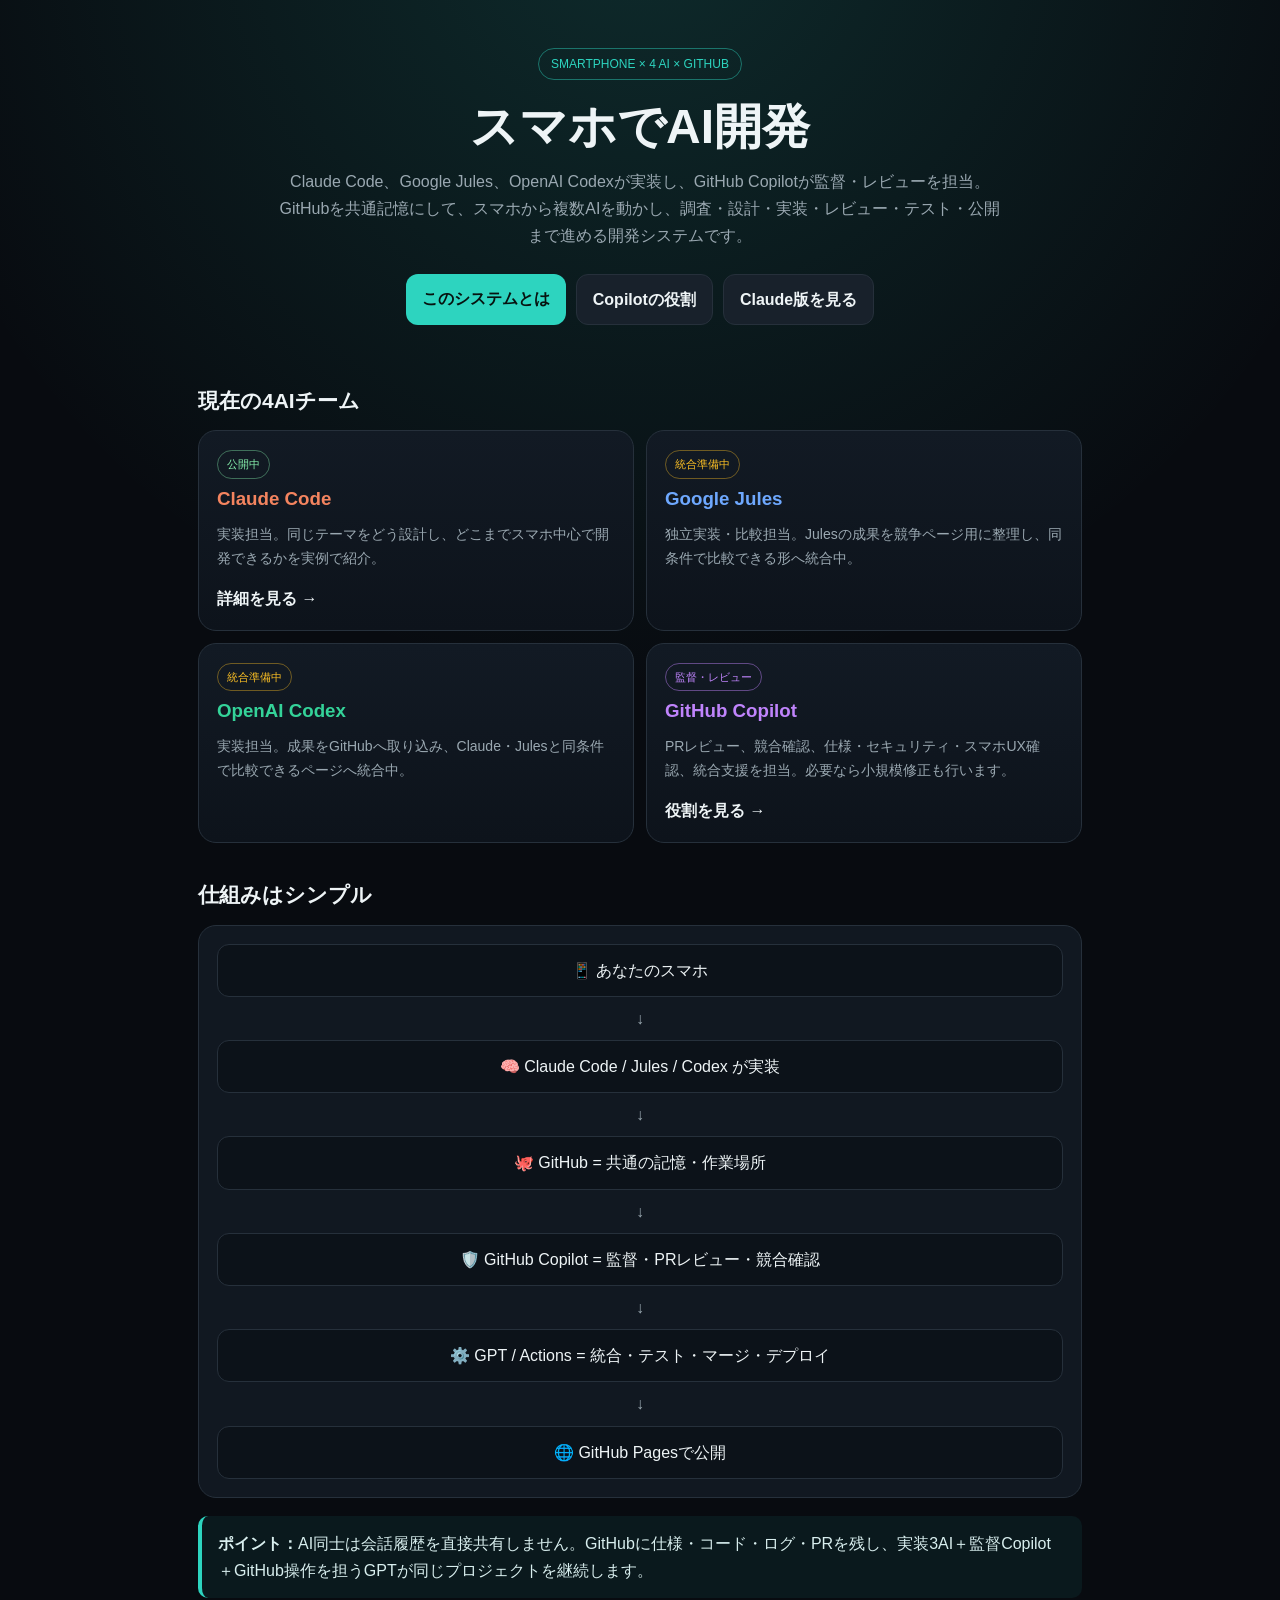
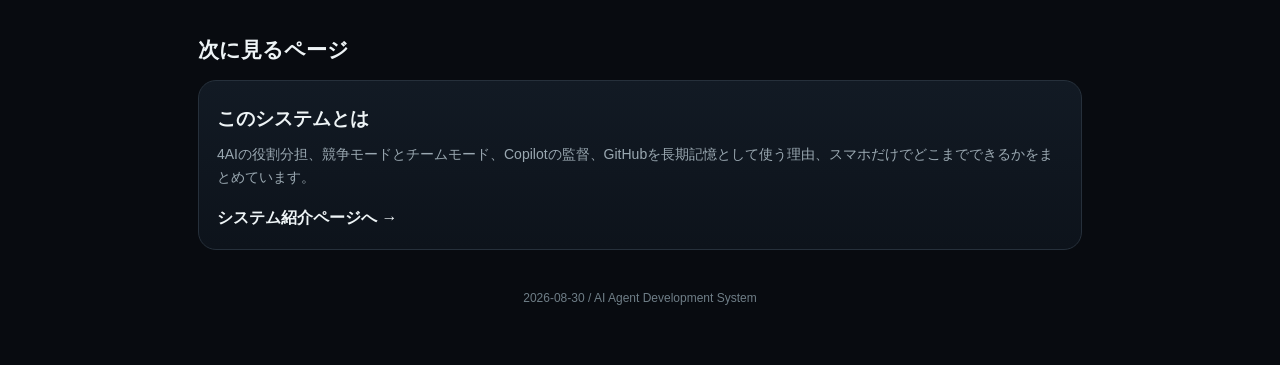
<file: competitions/01-mobile-ai-dev/index.html>
<!doctype html><html lang="ja"><head><meta charset="utf-8"><meta name="viewport" content="width=device-width,initial-scale=1,viewport-fit=cover"><title>スマホでAI開発</title><style>:root{color-scheme:dark;--bg:#080b10;--panel:#111821;--border:#26303b;--text:#eef4f6;--muted:#9aa8b1;--teal:#2dd4bf;--claude:#f4845f;--google:#6ea8fe;--codex:#34d399;--copilot:#c084fc}*{box-sizing:border-box}body{margin:0;background:radial-gradient(60% 40% at 50% -5%,rgba(45,212,191,.16),transparent),var(--bg);color:var(--text);font-family:-apple-system,BlinkMacSystemFont,"Segoe UI","Noto Sans JP",sans-serif;line-height:1.7}.wrap{max-width:920px;margin:auto;padding:0 18px 56px}.hero{text-align:center;padding:48px 0 24px}.badge{display:inline-block;border:1px solid rgba(45,212,191,.45);color:var(--teal);border-radius:999px;padding:5px 12px;font-size:12px}.hero h1{font-size:clamp(30px,8vw,48px);line-height:1.2;margin:18px 0 12px}.hero p{color:var(--muted);max-width:46em;margin:auto}.cta{display:flex;gap:10px;justify-content:center;flex-wrap:wrap;margin-top:24px}.btn{display:inline-block;text-decoration:none;color:#071310;background:var(--teal);font-weight:800;padding:11px 16px;border-radius:12px}.btn.sub{background:#18212b;color:var(--text);border:1px solid var(--border)}h2{font-size:21px;margin:34px 0 12px}.grid{display:grid;grid-template-columns:1fr;gap:12px}@media(min-width:700px){.grid{grid-template-columns:repeat(2,1fr)}}.card{background:linear-gradient(180deg,#121a24,#0d131b);border:1px solid var(--border);border-radius:18px;padding:18px}.card h3{margin:4px 0 8px}.card p{font-size:14px;color:var(--muted);margin:0 0 14px}.card a{color:var(--text);text-decoration:none;font-weight:800}.status{font-size:11px;padding:4px 9px;border-radius:999px;border:1px solid var(--border);display:inline-block}.ok{color:#86efac;border-color:rgba(134,239,172,.4)}.wait{color:#fbbf24;border-color:rgba(251,191,36,.4)}.role{color:var(--copilot);border-color:rgba(192,132,252,.45)}.flow{background:var(--panel);border:1px solid var(--border);border-radius:18px;padding:18px}.flow-line{display:flex;flex-direction:column;gap:8px;align-items:center;text-align:center}.node{width:100%;padding:12px;border-radius:12px;background:#0c1219;border:1px solid var(--border)}.arrow{color:var(--muted)}.note{margin-top:18px;padding:14px 16px;border-left:4px solid var(--teal);background:rgba(45,212,191,.07);border-radius:10px;color:#d8eeee}.footer{margin-top:38px;color:#6f7e87;font-size:12px;text-align:center}</style></head><body><main class="wrap"><section class="hero"><span class="badge">SMARTPHONE × 4 AI × GITHUB</span><h1>スマホでAI開発</h1><p>Claude Code、Google Jules、OpenAI Codexが実装し、GitHub Copilotが監督・レビューを担当。GitHubを共通記憶にして、スマホから複数AIを動かし、調査・設計・実装・レビュー・テスト・公開まで進める開発システムです。</p><div class="cta"><a class="btn" href="system.html">このシステムとは</a><a class="btn sub" href="copilot.html">Copilotの役割</a><a class="btn sub" href="claude-code.html">Claude版を見る</a></div></section><section><h2>現在の4AIチーム</h2><div class="grid"><article class="card"><span class="status ok">公開中</span><h3 style="color:var(--claude)">Claude Code</h3><p>実装担当。同じテーマをどう設計し、どこまでスマホ中心で開発できるかを実例で紹介。</p><a href="claude-code.html">詳細を見る →</a></article><article class="card"><span class="status wait">統合準備中</span><h3 style="color:var(--google)">Google Jules</h3><p>独立実装・比較担当。Julesの成果を競争ページ用に整理し、同条件で比較できる形へ統合中。</p></article><article class="card"><span class="status wait">統合準備中</span><h3 style="color:var(--codex)">OpenAI Codex</h3><p>実装担当。成果をGitHubへ取り込み、Claude・Julesと同条件で比較できるページへ統合中。</p></article><article class="card"><span class="status role">監督・レビュー</span><h3 style="color:var(--copilot)">GitHub Copilot</h3><p>PRレビュー、競合確認、仕様・セキュリティ・スマホUX確認、統合支援を担当。必要なら小規模修正も行います。</p><a href="copilot.html">役割を見る →</a></article></div></section><section><h2>仕組みはシンプル</h2><div class="flow"><div class="flow-line"><div class="node">📱 あなたのスマホ</div><div class="arrow">↓</div><div class="node">🧠 Claude Code / Jules / Codex が実装</div><div class="arrow">↓</div><div class="node">🐙 GitHub = 共通の記憶・作業場所</div><div class="arrow">↓</div><div class="node">🛡️ GitHub Copilot = 監督・PRレビュー・競合確認</div><div class="arrow">↓</div><div class="node">⚙️ GPT / Actions = 統合・テスト・マージ・デプロイ</div><div class="arrow">↓</div><div class="node">🌐 GitHub Pagesで公開</div></div></div><div class="note"><strong>ポイント：</strong>AI同士は会話履歴を直接共有しません。GitHubに仕様・コード・ログ・PRを残し、実装3AI＋監督Copilot＋GitHub操作を担うGPTが同じプロジェクトを継続します。</div></section><section><h2>次に見るページ</h2><div class="card"><h3>このシステムとは</h3><p>4AIの役割分担、競争モードとチームモード、Copilotの監督、GitHubを長期記憶として使う理由、スマホだけでどこまでできるかをまとめています。</p><a href="system.html">システム紹介ページへ →</a></div></section><div class="footer">2026-08-30 / AI Agent Development System</div></main></body></html>
</file>
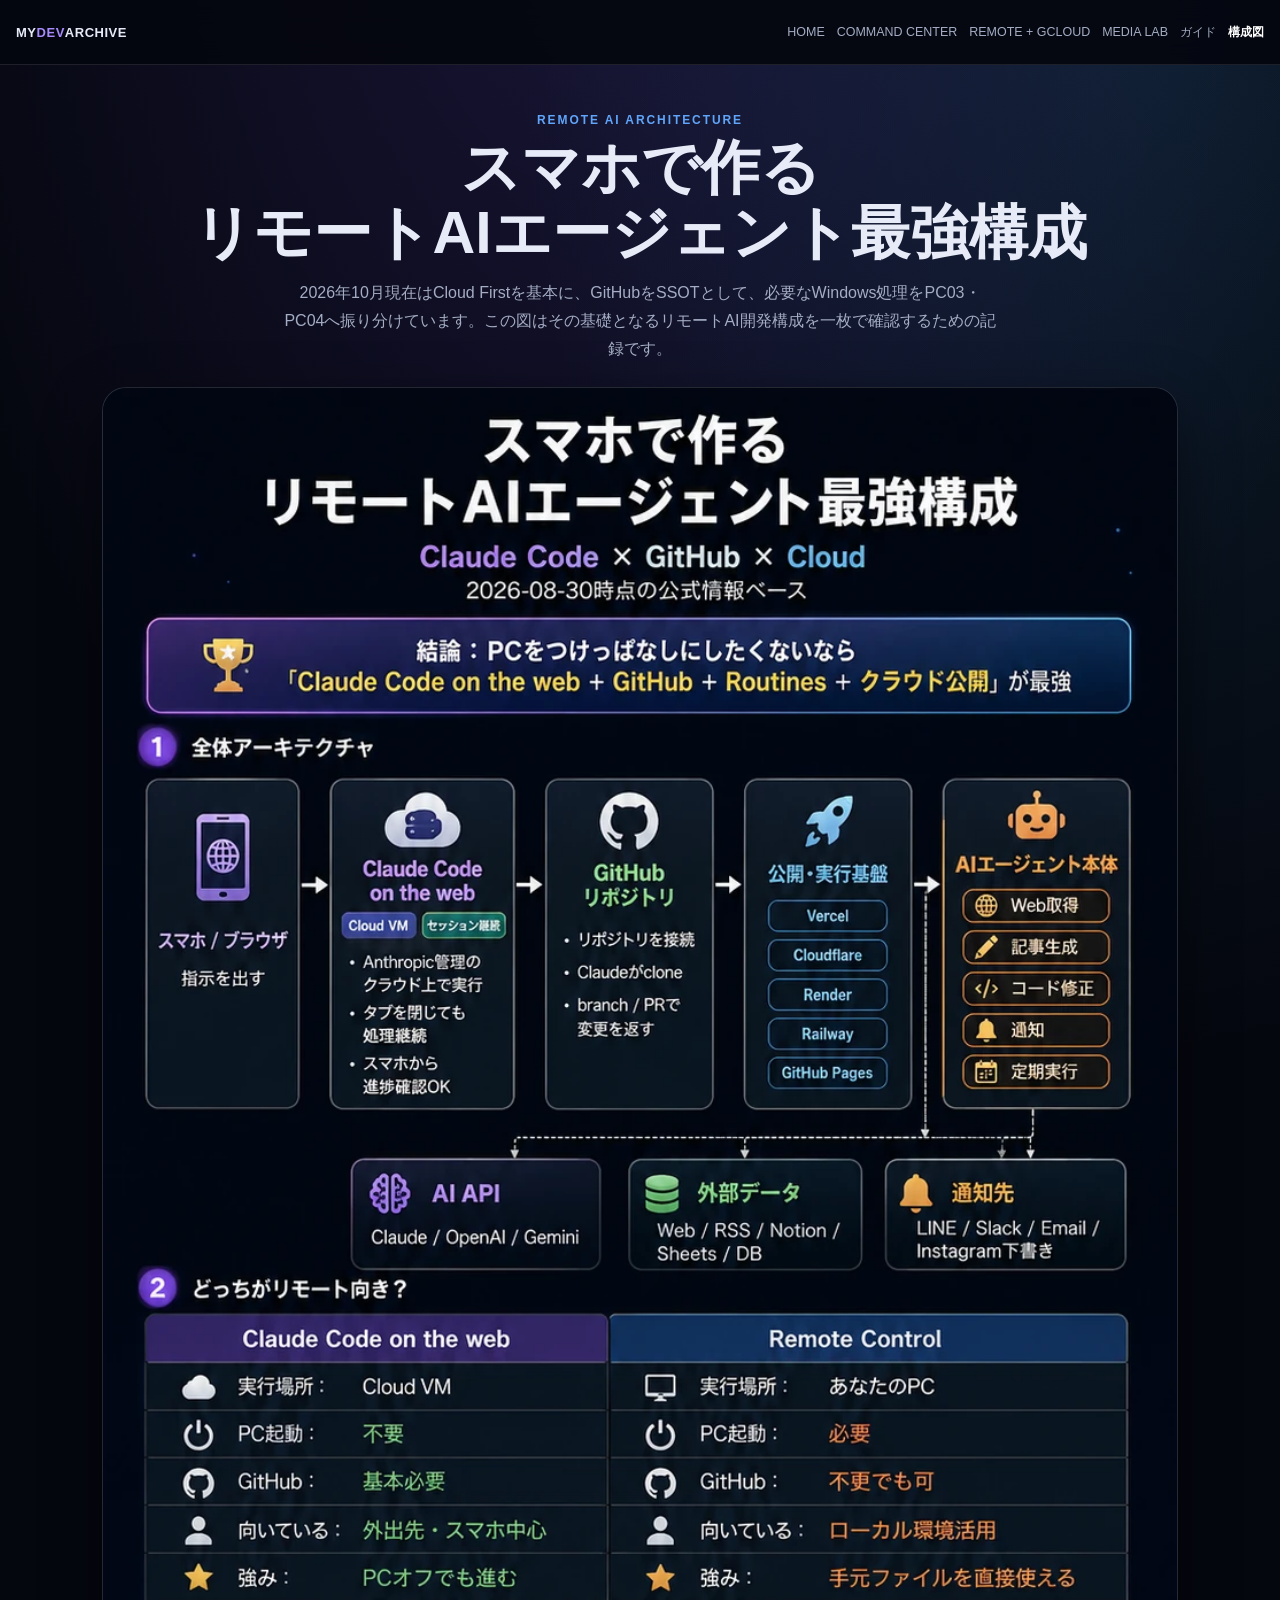
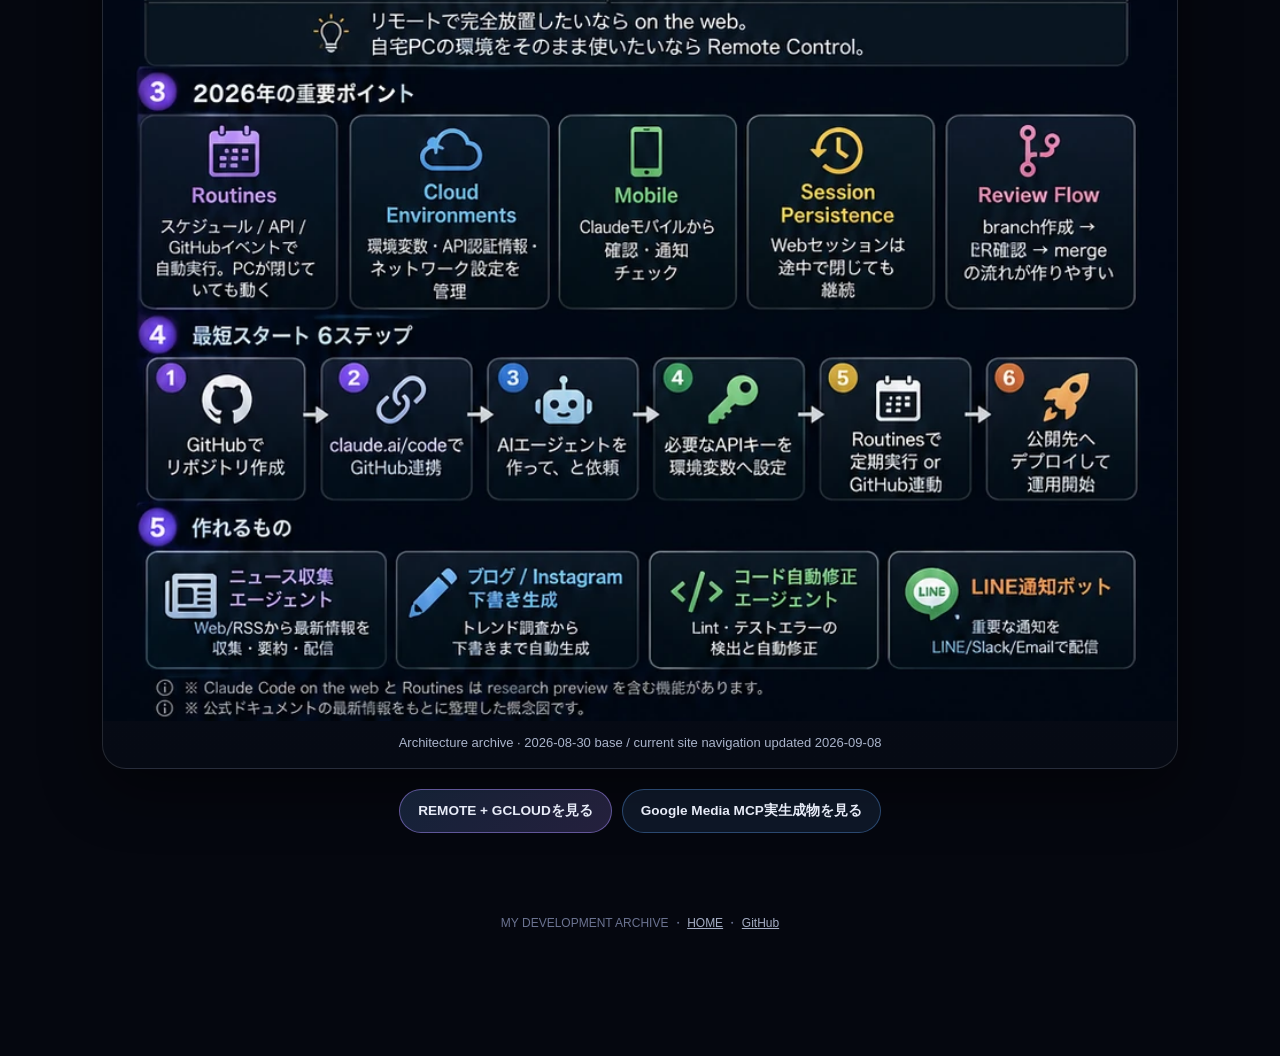
<file: web/diagram.html>
<!doctype html>
<html lang="ja">
<head>
<meta charset="utf-8">
<meta name="viewport" content="width=device-width,initial-scale=1,viewport-fit=cover">
<title>スマホで作るリモートAIエージェント最強構成 | MY DEV ARCHIVE</title>
<meta name="description" content="Claude Code × GitHub × Cloud を使って、スマホだけでリモートAIエージェント環境を構築する構成図。">
<meta name="theme-color" content="#050814">
<meta property="og:type" content="website">
<meta property="og:title" content="スマホで作るリモートAIエージェント最強構成">
<meta property="og:description" content="Claude Code × GitHub × Cloud を使って、スマホだけでリモートAIエージェント環境を構築する構成図。">
<meta property="og:image" content="./assets/remote-ai-agent-diagram.webp">
<meta name="twitter:card" content="summary_large_image">
<link rel="stylesheet" href="assets/css/style.css">
<style>
.diagram-wrap{width:min(100%,1100px);margin:0 auto;padding:28px 12px 64px}.diagram-hero{text-align:center;padding:20px 8px 24px}.diagram-kicker{margin:0 0 8px;color:#60a5fa;font-size:.75rem;font-weight:800;letter-spacing:.16em}.diagram-title{margin:0;font-size:clamp(1.8rem,6vw,3.7rem);line-height:1.1}.diagram-lead{max-width:720px;margin:14px auto 0;color:#a4adc4;line-height:1.75}.diagram-card{background:linear-gradient(180deg,#0a1021,#060a14);border:1px solid rgba(255,255,255,.12);border-radius:24px;overflow:hidden;box-shadow:0 20px 60px rgba(0,0,0,.45)}.diagram-card img{width:100%;height:auto;display:block}.diagram-note{color:#aab4cb;font-size:13px;text-align:center;padding:14px 10px 18px}
</style>
</head>
<body>
<header class="topbar"><a class="topbar-brand" href="index.html">MY <span>DEV</span> ARCHIVE</a><nav class="topbar-nav" aria-label="メインメニュー"><a href="index.html">HOME</a><a href="remote-gcloud.html">REMOTE + GCLOUD</a><a href="media-lab.html">MEDIA LAB</a><a href="guides/index.html">ガイド</a><a href="diagram.html" aria-current="page">構成図</a></nav></header>
<main class="diagram-wrap" id="main">
<section class="diagram-hero">
<p class="diagram-kicker">REMOTE AI ARCHITECTURE</p>
<h1 class="diagram-title">スマホで作る<br>リモートAIエージェント最強構成</h1>
<p class="diagram-lead">2026年10月現在はCloud Firstを基本に、GitHubをSSOTとして、必要なWindows処理をPC03・PC04へ振り分けています。この図はその基礎となるリモートAI開発構成を一枚で確認するための記録です。</p>
</section>
<section class="diagram-card">
<img alt="スマホで作るリモートAIエージェント最強構成" src="./assets/remote-ai-agent-diagram.webp" width="935" height="1683" fetchpriority="high">
<div class="diagram-note">Architecture archive · 2026-08-30 base / current site navigation updated 2026-09-08</div>
</section>
<div class="cta-row" style="justify-content:center"><a class="cta primary" href="remote-gcloud.html">REMOTE + GCLOUDを見る</a><a class="cta" href="media-lab.html">Google Media MCP実生成物を見る</a></div>
<footer class="site-footer"><p>MY DEVELOPMENT ARCHIVE ・ <a href="index.html">HOME</a> ・ <a href="https://github.com/oosaka0123-sudo/ai-agent" target="_blank" rel="noopener">GitHub</a></p></footer>
</main>
<script src="assets/js/data.js"></script>
<script src="assets/js/render.js"></script>
</body>
</html>
</file>
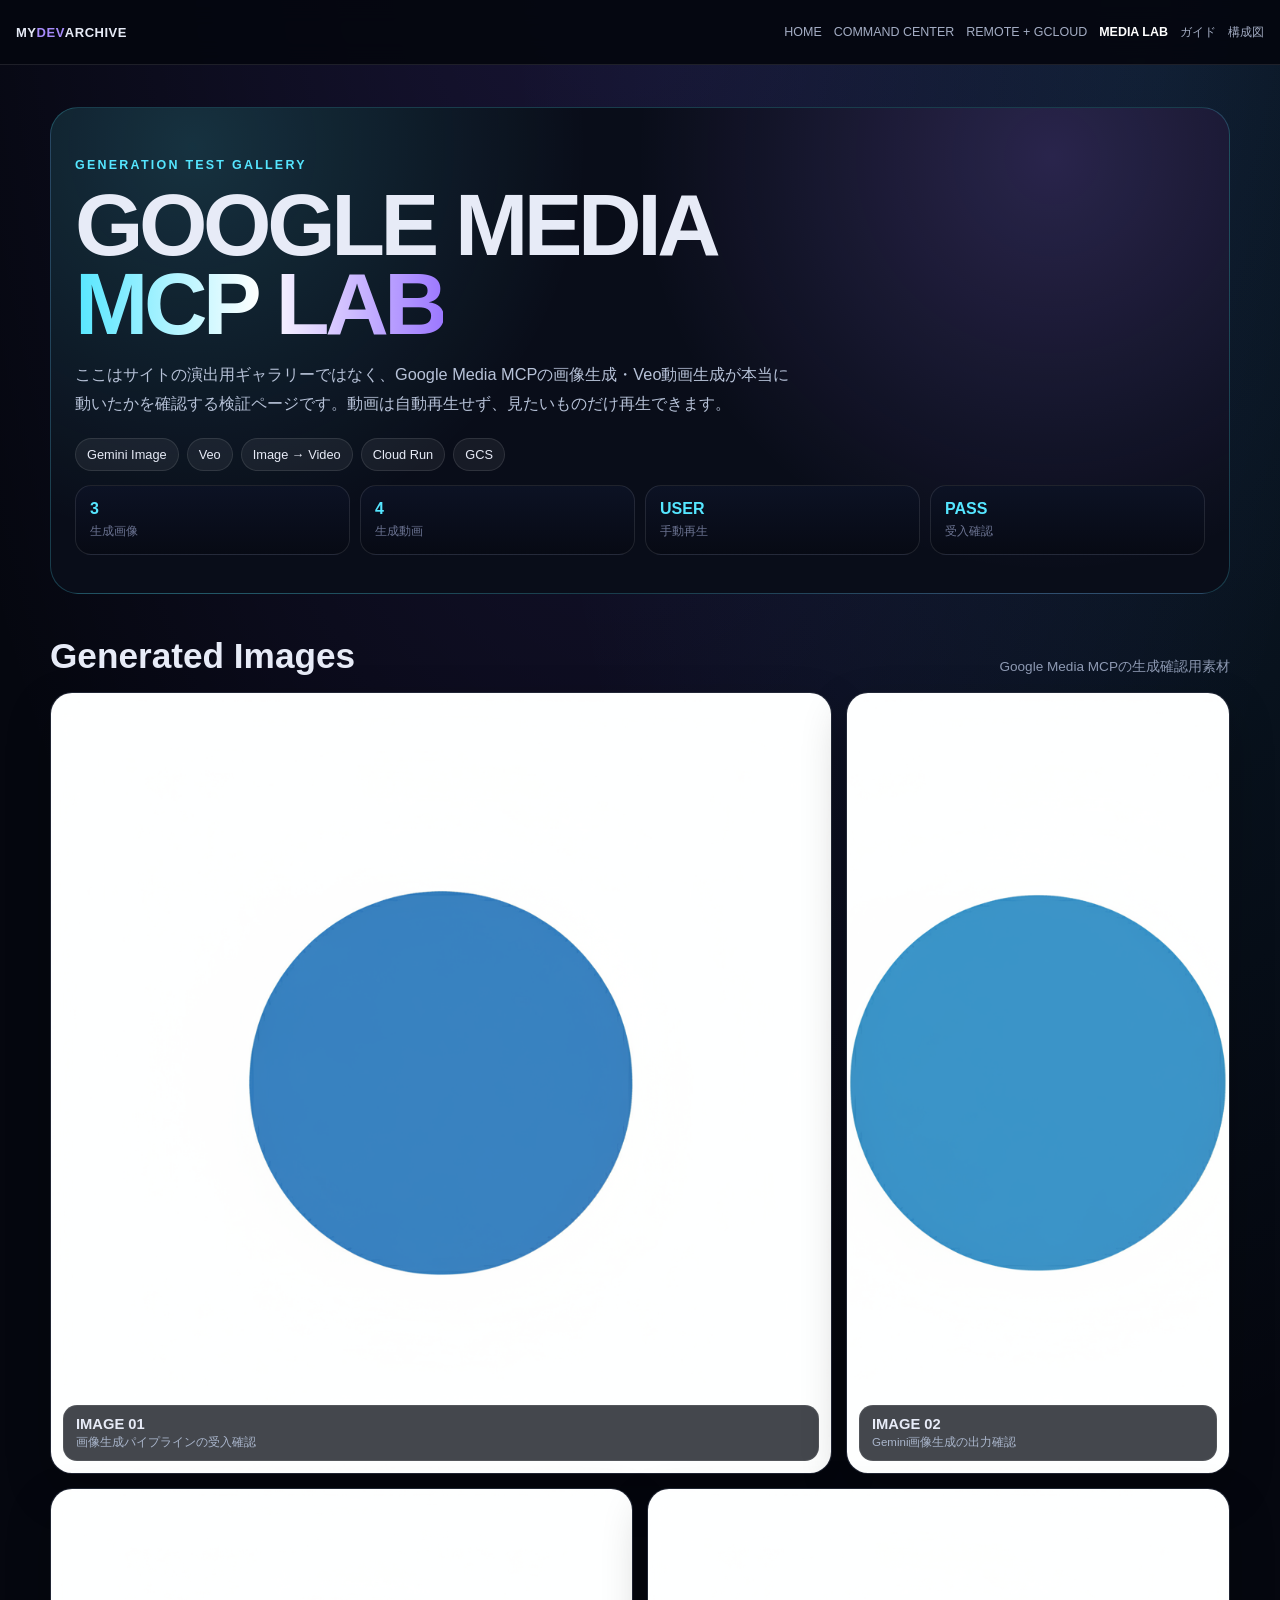
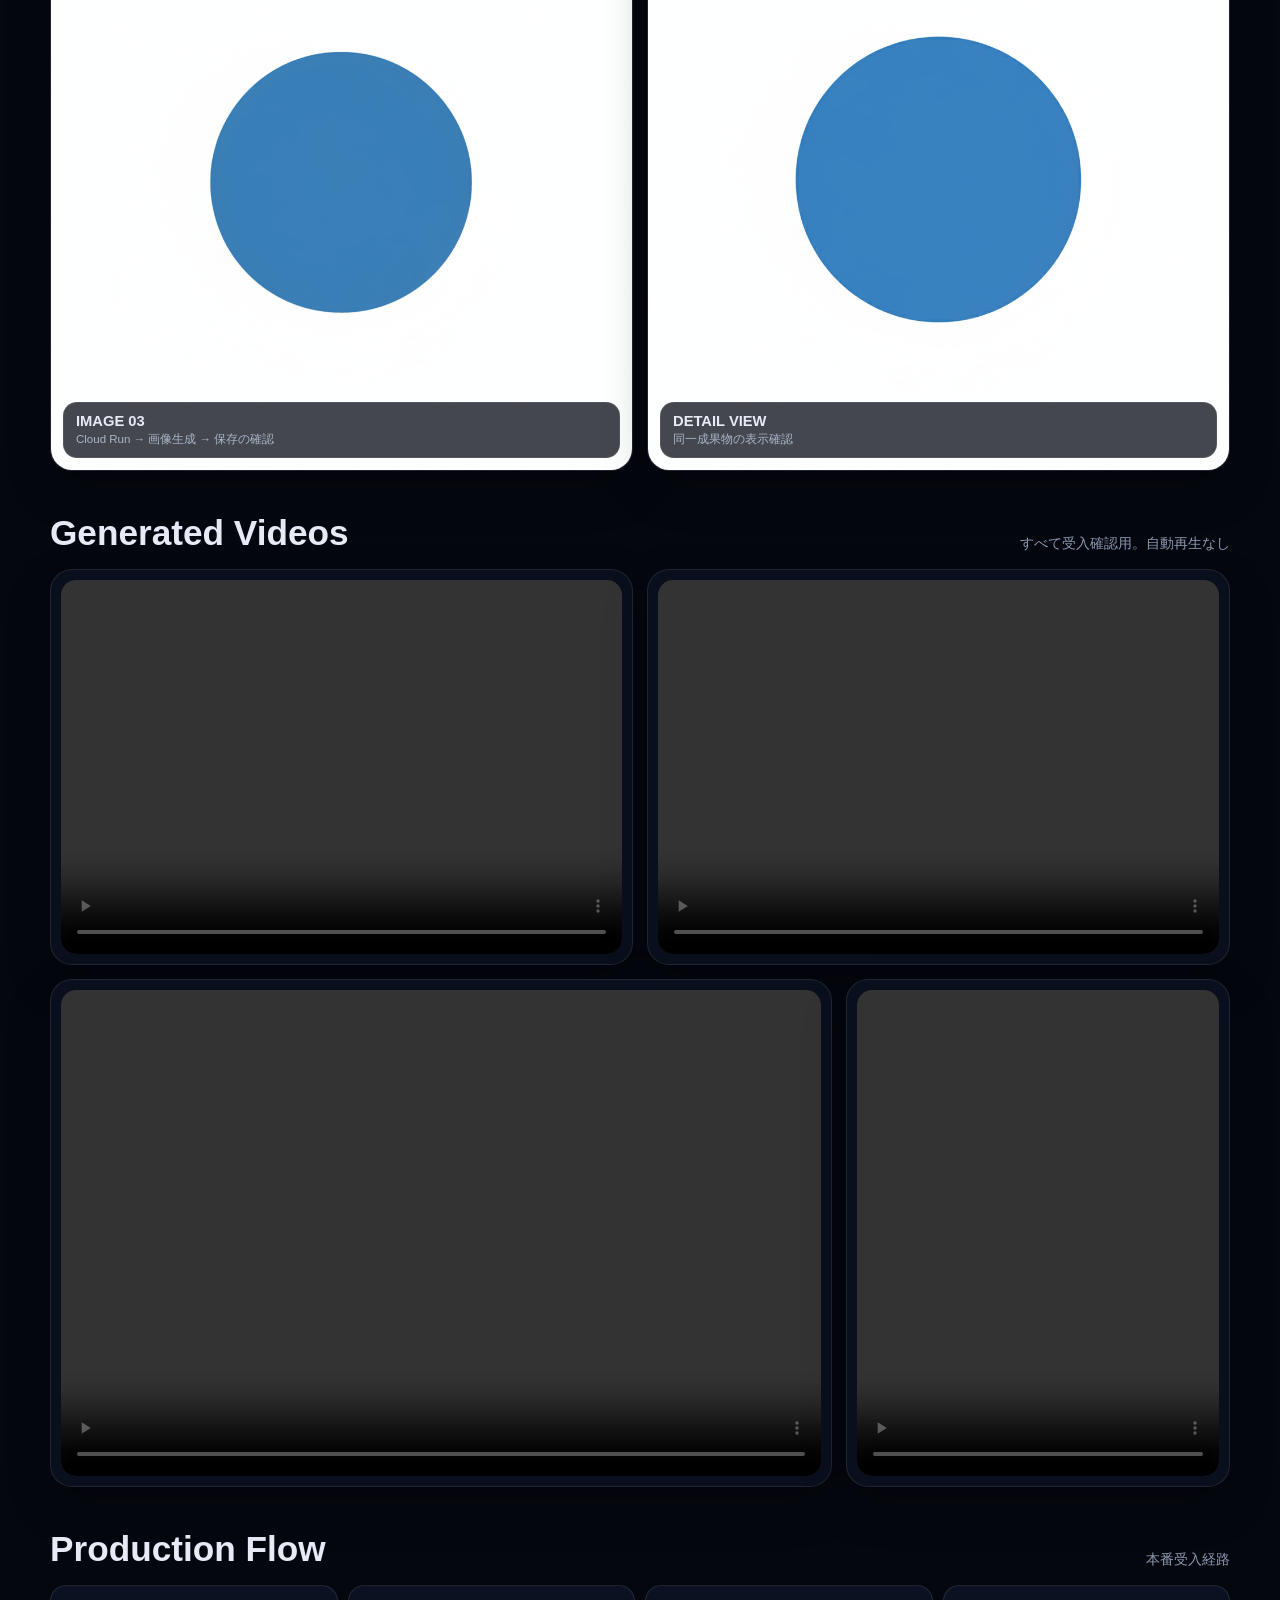
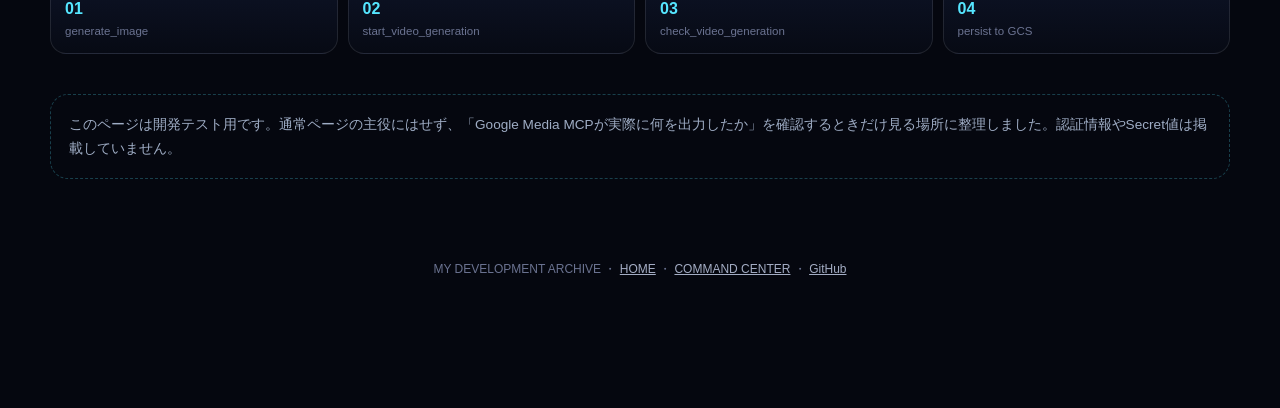
<file: web/media-lab.html>
<!doctype html>
<html lang="ja">
<head>
<meta charset="utf-8">
<meta name="viewport" content="width=device-width,initial-scale=1,viewport-fit=cover">
<title>Google Media MCP LAB | MY DEVELOPMENT ARCHIVE</title>
<meta name="description" content="Google Media MCPの画像生成・動画生成を実際の生成物で確認するテストギャラリー。">
<meta name="theme-color" content="#05070f">
<link rel="stylesheet" href="assets/css/style.css">
<style>
:root{--lab-cyan:#55e6ff;--lab-violet:#9c78ff;--lab-card:rgba(12,18,35,.78)}
.lab-wrap{width:min(1180px,calc(100% - 28px));margin:0 auto;padding:42px 0 70px}.lab-hero{position:relative;overflow:hidden;border:1px solid rgba(85,230,255,.22);border-radius:28px;padding:38px 24px;background:radial-gradient(circle at 85% 10%,rgba(156,120,255,.22),transparent 38%),radial-gradient(circle at 12% 8%,rgba(85,230,255,.17),transparent 35%),#090d19}.lab-kicker{font-size:.78rem;letter-spacing:.18em;color:var(--lab-cyan);font-weight:800}.lab-title{font-size:clamp(2.1rem,8vw,5.5rem);line-height:.9;margin:10px 0 16px;letter-spacing:-.05em}.lab-title span{background:linear-gradient(90deg,var(--lab-cyan),#fff,var(--lab-violet));-webkit-background-clip:text;color:transparent}.lab-lead{max-width:720px;color:#b7c2d8;font-size:1.02rem;line-height:1.8}.lab-badges{display:flex;flex-wrap:wrap;gap:8px;margin-top:20px}.lab-badges span{padding:8px 11px;border-radius:999px;background:rgba(255,255,255,.06);border:1px solid rgba(255,255,255,.1);font-size:.8rem}.lab-section{margin-top:42px}.lab-head{display:flex;justify-content:space-between;gap:16px;align-items:end;margin-bottom:16px}.lab-head h2{font-size:clamp(1.45rem,4vw,2.2rem);margin:0}.lab-head p{margin:0;color:#8e9ab3;font-size:.85rem}.lab-wrap .status-item b{color:var(--lab-cyan);font-size:1rem}.media-grid{display:grid;grid-template-columns:repeat(12,1fr);gap:14px}.media-card{position:relative;overflow:hidden;border-radius:22px;background:var(--lab-card);border:1px solid rgba(255,255,255,.09);box-shadow:0 18px 45px rgba(0,0,0,.24)}.media-card img,.media-card video{display:block;width:100%;height:100%;object-fit:cover;background:#02040a}.media-card img{min-height:280px}.media-card video{aspect-ratio:16/9}.media-card.large{grid-column:span 8}.media-card.small{grid-column:span 4}.media-card.half{grid-column:span 6}.media-meta{position:absolute;left:12px;right:12px;bottom:12px;padding:10px 12px;border-radius:14px;background:rgba(3,7,16,.74);backdrop-filter:blur(12px);border:1px solid rgba(255,255,255,.08)}.media-meta strong{display:block;font-size:.92rem}.media-meta span{display:block;color:#aab6cc;font-size:.72rem;margin-top:3px}.video-card{padding:10px}.video-card video{border-radius:15px}.video-label{padding:12px 4px 4px;color:#c8d3e8;font-size:.82rem}.video-label b{display:block;margin-bottom:4px}.video-label span{display:block;color:#9fadc5;line-height:1.55}.lab-note{margin-top:40px;padding:18px;border:1px dashed rgba(85,230,255,.25);border-radius:18px;color:#9fadc5;line-height:1.7;font-size:.85rem}@media(max-width:760px){.media-card.large,.media-card.small,.media-card.half{grid-column:1/-1}.media-card img{min-height:220px}.lab-head{align-items:start;flex-direction:column}.lab-wrap{padding-top:24px}}
</style>
</head>
<body>
<header class="topbar"><a class="topbar-brand" href="index.html">MY <span>DEV</span> ARCHIVE</a><nav class="topbar-nav" aria-label="メインメニュー"><a href="index.html">HOME</a><a href="command-center.html">COMMAND CENTER</a><a href="remote-gcloud.html">REMOTE + GCLOUD</a><a href="media-lab.html" aria-current="page">MEDIA LAB</a><a href="guides/index.html">ガイド</a><a href="diagram.html">構成図</a></nav></header>
<main class="lab-wrap" id="main">
<section class="lab-hero">
<p class="lab-kicker">GENERATION TEST GALLERY</p>
<h1 class="lab-title">GOOGLE MEDIA<br><span>MCP LAB</span></h1>
<p class="lab-lead">ここはサイトの演出用ギャラリーではなく、Google Media MCPの画像生成・Veo動画生成が本当に動いたかを確認する検証ページです。動画は自動再生せず、見たいものだけ再生できます。</p>
<div class="lab-badges"><span>Gemini Image</span><span>Veo</span><span>Image → Video</span><span>Cloud Run</span><span>GCS</span></div>
<div class="status-strip"><div class="status-item"><b>3</b><span>生成画像</span></div><div class="status-item"><b>4</b><span>生成動画</span></div><div class="status-item"><b>USER</b><span>手動再生</span></div><div class="status-item"><b>PASS</b><span>受入確認</span></div></div>
</section>
<section class="lab-section">
<div class="lab-head"><h2>Generated Images</h2><p>Google Media MCPの生成確認用素材</p></div>
<div class="media-grid"><article class="media-card large"><img src="assets/google-media-acceptance/image-01.png" alt="Google Media MCP生成テスト画像1" loading="lazy"><div class="media-meta"><strong>IMAGE 01</strong><span>画像生成パイプラインの受入確認</span></div></article><article class="media-card small"><img src="assets/google-media-acceptance/image-02.png" alt="Google Media MCP生成テスト画像2" loading="lazy"><div class="media-meta"><strong>IMAGE 02</strong><span>Gemini画像生成の出力確認</span></div></article><article class="media-card half"><img src="assets/google-media-acceptance/image-03.png" alt="Google Media MCP生成テスト画像3" loading="lazy"><div class="media-meta"><strong>IMAGE 03</strong><span>Cloud Run → 画像生成 → 保存の確認</span></div></article><article class="media-card half"><img src="assets/google-media-acceptance/image-01.png" alt="Google Media MCP生成画像の再表示" loading="lazy"><div class="media-meta"><strong>DETAIL VIEW</strong><span>同一成果物の表示確認</span></div></article></div>
</section>
<section class="lab-section">
<div class="lab-head"><h2>Generated Videos</h2><p>すべて受入確認用。自動再生なし</p></div>
<div class="media-grid">
<article class="media-card half video-card"><video src="assets/google-media-acceptance/video-01.mp4" controls muted playsinline preload="metadata" aria-label="Veo生成テスト動画1"></video><div class="video-label"><b>VIDEO 01 · 基本動画生成</b><span>Veoで動画ファイルを生成し、ブラウザで再生できることを確認するテスト。</span></div></article>
<article class="media-card half video-card"><video src="assets/google-media-acceptance/video-02.mp4" controls muted playsinline preload="metadata" aria-label="Veo生成テスト動画2"></video><div class="video-label"><b>VIDEO 02 · 2本目の生成確認</b><span>同じ生成経路で複数回の動画出力が成立することを確認するテスト。</span></div></article>
<article class="media-card large video-card"><video src="assets/google-media-acceptance/video-03.mp4" controls muted playsinline preload="metadata" aria-label="Veo非同期生成テスト動画3"></video><div class="video-label"><b>VIDEO 03 · 非同期ジョブ確認</b><span>動画生成開始 → 状態確認 → 完了ファイル取得という非同期フローの受入テスト。</span></div></article>
<article class="media-card small video-card"><video src="assets/google-media-acceptance/video-04.mp4" controls muted playsinline preload="metadata" aria-label="Veo画像から動画への生成テスト4"></video><div class="video-label"><b>VIDEO 04 · Image → Video</b><span>生成済み画像を入力にしてVeo動画へ変換できることを確認した受入テスト。</span></div></article>
</div>
</section>
<section class="lab-section">
<div class="lab-head"><h2>Production Flow</h2><p>本番受入経路</p></div>
<div class="status-strip"><div class="status-item"><b>01</b><span>generate_image</span></div><div class="status-item"><b>02</b><span>start_video_generation</span></div><div class="status-item"><b>03</b><span>check_video_generation</span></div><div class="status-item"><b>04</b><span>persist to GCS</span></div></div>
<p class="lab-note">このページは開発テスト用です。通常ページの主役にはせず、「Google Media MCPが実際に何を出力したか」を確認するときだけ見る場所に整理しました。認証情報やSecret値は掲載していません。</p>
</section>
<footer class="site-footer"><p>MY DEVELOPMENT ARCHIVE ・ <a href="index.html">HOME</a> ・ <a href="command-center.html">COMMAND CENTER</a> ・ <a href="https://github.com/oosaka0123-sudo/ai-agent" target="_blank" rel="noopener">GitHub</a></p></footer>
</main>
<script src="assets/js/data.js"></script>
<script src="assets/js/render.js"></script>
</body>
</html>
</file>
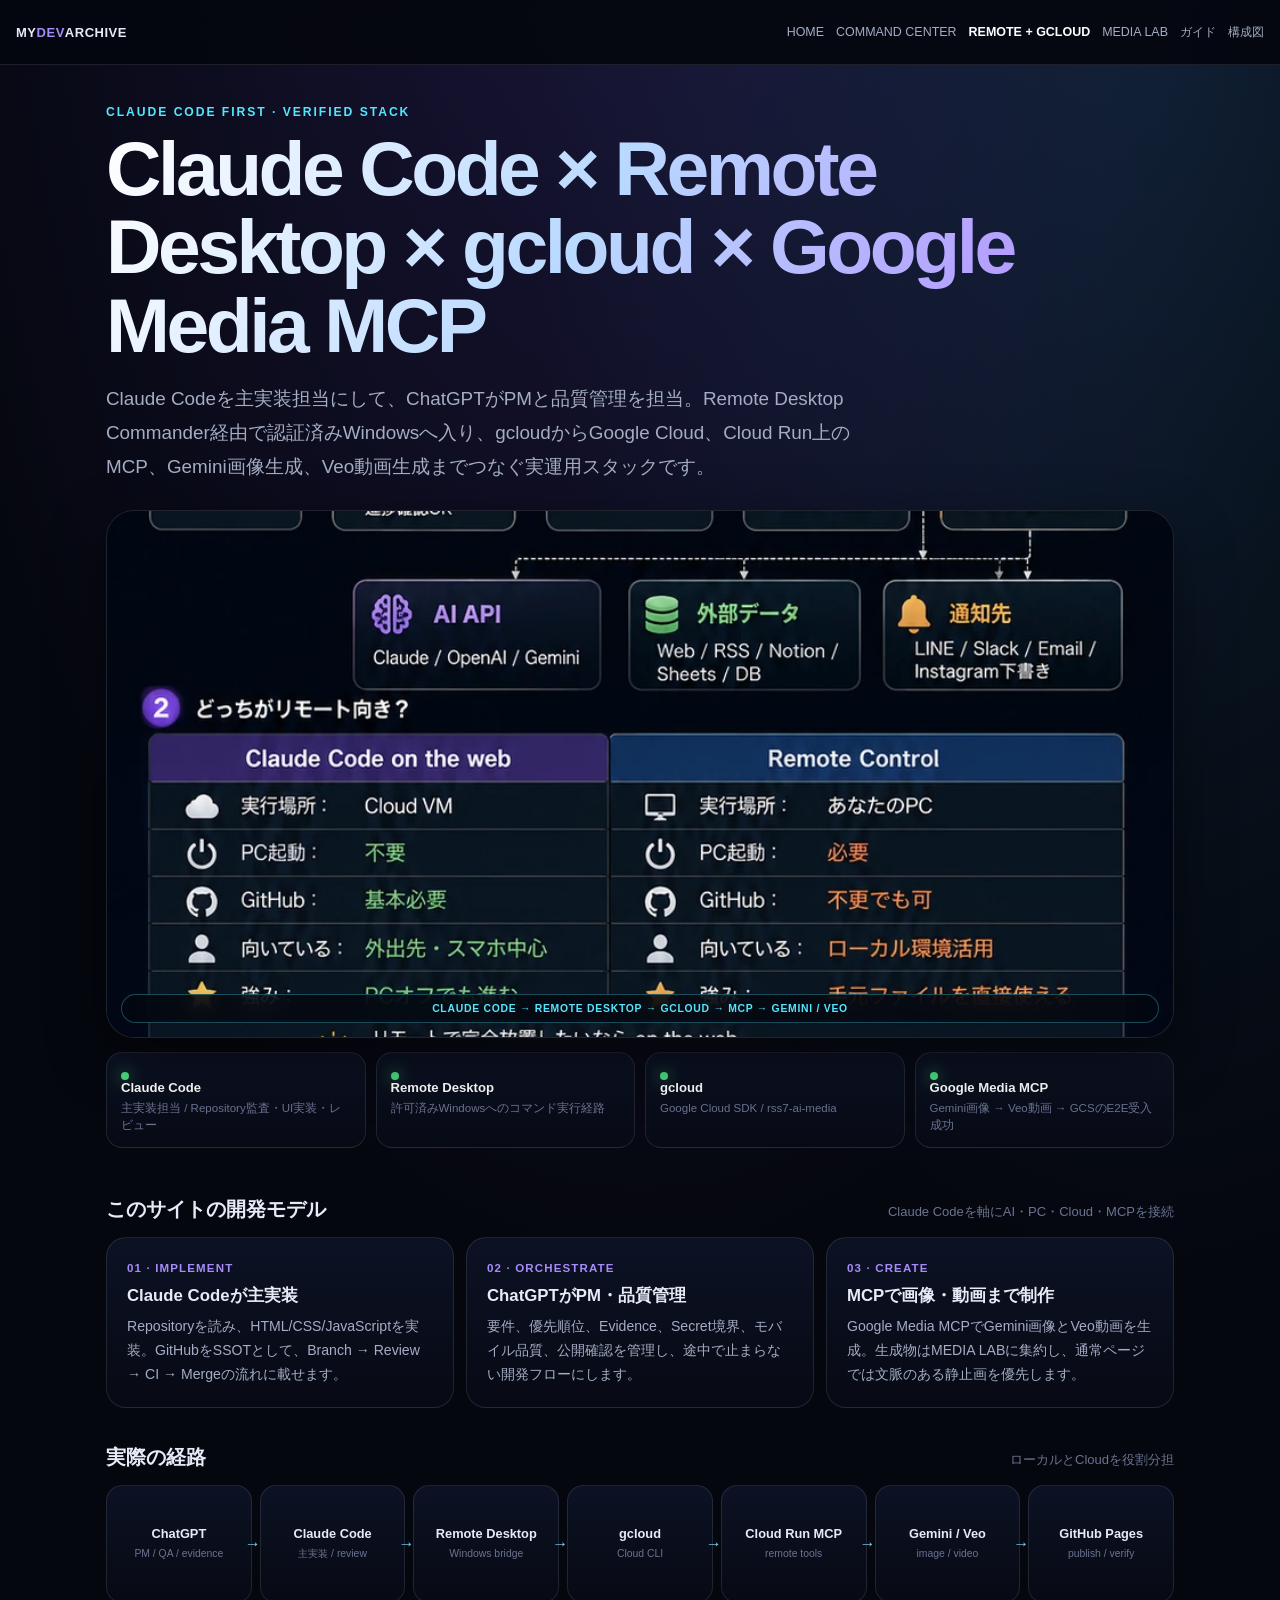
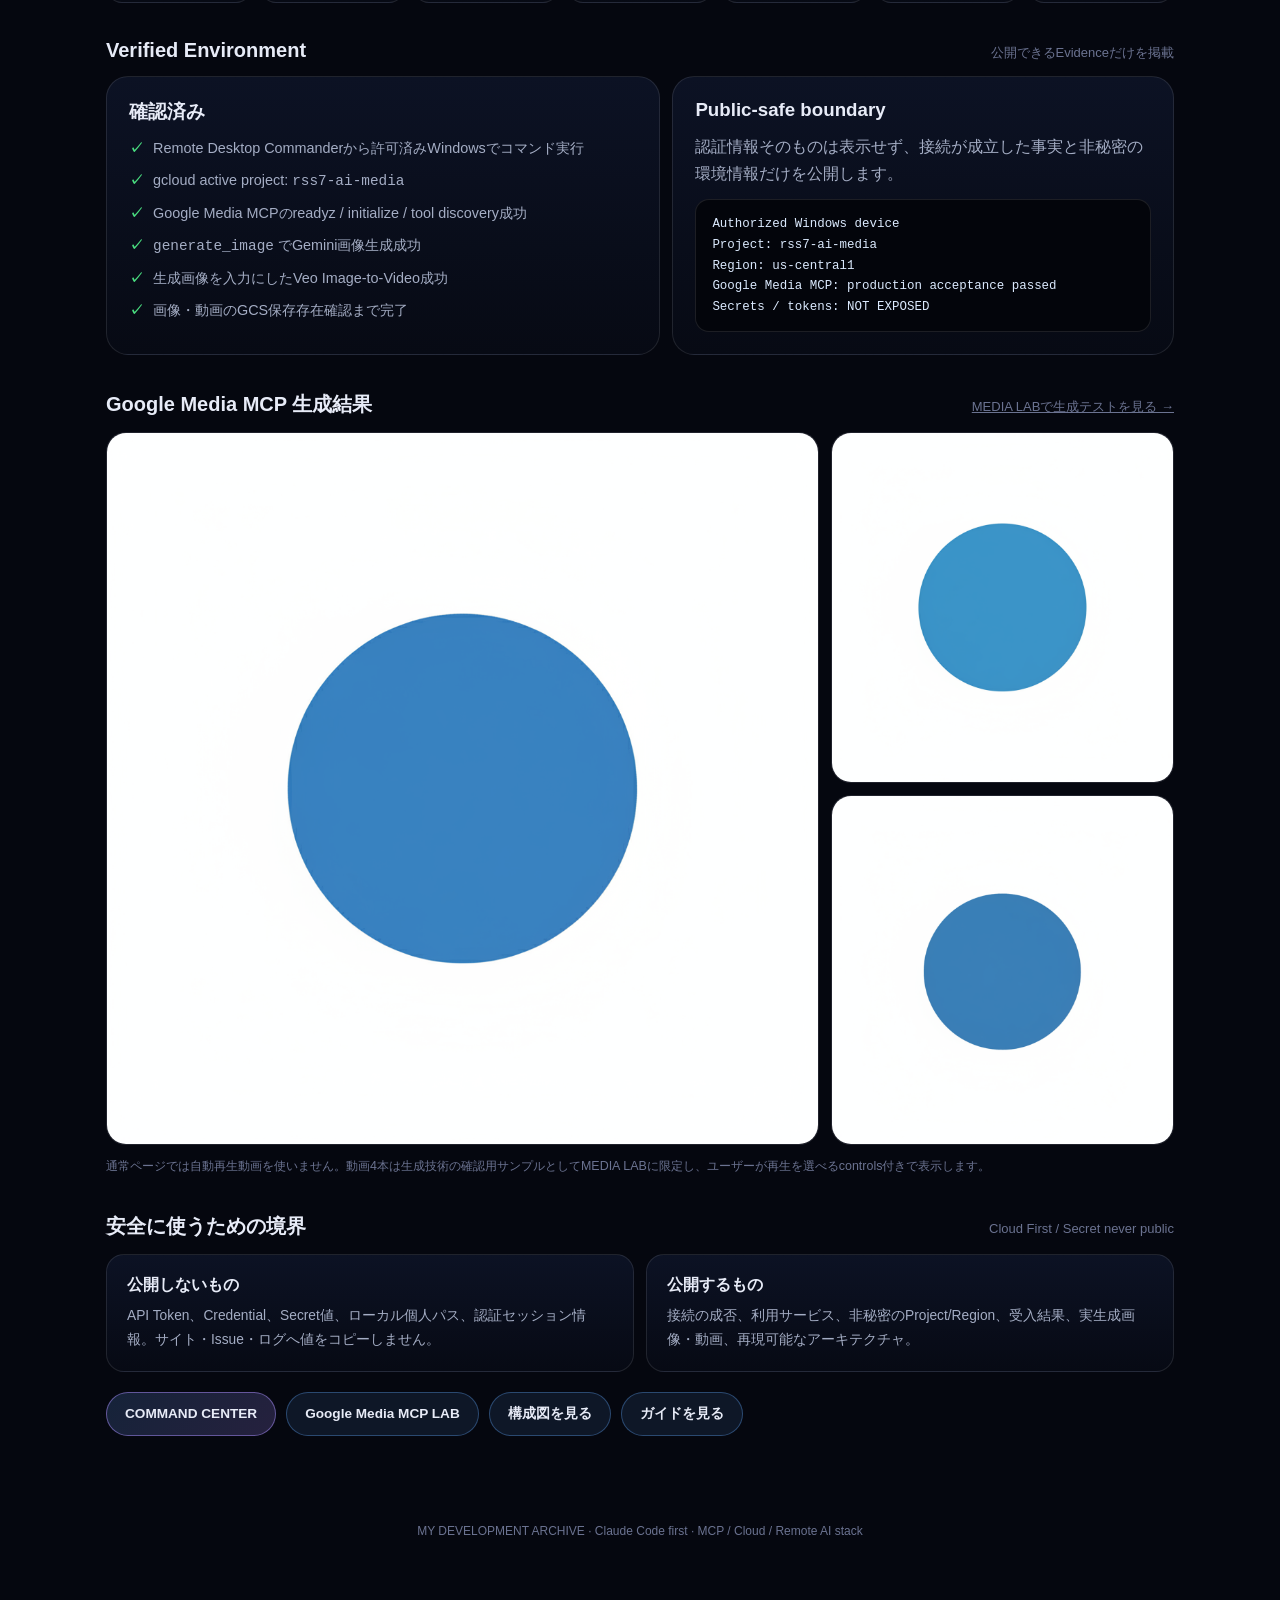
<file: web/remote-gcloud.html>
<!doctype html>
<html lang="ja">
<head>
<meta charset="utf-8">
<meta name="viewport" content="width=device-width,initial-scale=1,viewport-fit=cover">
<title>Claude Code × Remote Desktop × gcloud × Google Media MCP | MY DEV ARCHIVE</title>
<meta name="description" content="Claude Codeを主実装担当に、Remote Desktop Commander、gcloud、Cloud Run、Google Media MCP、Gemini、Veoをつないだ実運用AI開発スタック。">
<meta name="theme-color" content="#05070f">
<meta property="og:title" content="Claude Code × Remote Desktop × gcloud × Google Media MCP">
<meta property="og:description" content="Claude Codeを軸に、PC・Google Cloud・MCP・画像動画生成までつないだ実運用AI開発スタック。">
<meta property="og:image" content="assets/remote-ai-agent-diagram.webp">
<meta name="twitter:card" content="summary_large_image">
<link rel="stylesheet" href="assets/css/style.css">
<style>
.stack-page{padding-bottom:60px}.stack-hero{padding:40px 0 18px}.stack-kicker{margin:0 0 10px;color:#55e6ff;font-size:.76rem;font-weight:800;letter-spacing:.16em}.stack-title{max-width:980px;margin:0;font-size:clamp(2rem,7vw,4.8rem);line-height:1.02;letter-spacing:-.045em;background:linear-gradient(120deg,#fff 0%,#b9d9ff 48%,#b48cff 100%);-webkit-background-clip:text;background-clip:text;color:transparent}.stack-lead{max-width:780px;margin:18px 0 0;color:var(--text-dim);font-size:clamp(1rem,2.4vw,1.18rem);line-height:1.8}.hero-visual{position:relative;margin-top:26px;overflow:hidden;border:1px solid var(--border);border-radius:28px;background:#070b17;box-shadow:var(--shadow-lg)}.hero-visual img{display:block;width:100%;aspect-ratio:16/9;object-fit:cover}.hero-visual:after{content:"CLAUDE CODE → REMOTE DESKTOP → GCLOUD → MCP → GEMINI / VEO";position:absolute;left:14px;right:14px;bottom:14px;padding:8px 11px;border-radius:999px;background:rgba(3,7,16,.8);border:1px solid rgba(85,230,255,.3);backdrop-filter:blur(12px);font-size:.65rem;font-weight:800;letter-spacing:.07em;color:#55e6ff;text-align:center}.status-item strong{color:#fff}.feature-grid{display:grid;grid-template-columns:repeat(3,1fr);gap:12px}.feature{padding:20px;border:1px solid var(--border);border-radius:20px;background:var(--panel)}.feature .num{font-size:.72rem;font-weight:800;letter-spacing:.1em;color:var(--accent-purple)}.feature h3{margin:8px 0 8px;font-size:1.05rem}.feature p{margin:0;color:var(--text-dim);font-size:.88rem;line-height:1.7}.flow{display:grid;grid-template-columns:repeat(7,1fr);gap:8px;align-items:stretch}.flow-node{position:relative;min-height:118px;padding:14px 10px;display:flex;flex-direction:column;justify-content:center;align-items:center;text-align:center;border:1px solid var(--border);border-radius:16px;background:var(--panel)}.flow-node:not(:last-child):after{content:"→";position:absolute;right:-10px;top:50%;z-index:2;transform:translateY(-50%);color:#7dd3fc;font-weight:900}.flow-node b{font-size:.8rem}.flow-node small{margin-top:6px;color:var(--text-faint);font-size:.65rem;line-height:1.4}.verified{display:grid;grid-template-columns:1.05fr .95fr;gap:12px}.verified-card{padding:22px;border:1px solid var(--border);border-radius:22px;background:var(--panel)}.verified-card h3{margin:0 0 12px}.check-list{display:grid;gap:9px;margin:0;padding:0;list-style:none}.check-list li{position:relative;padding-left:24px;color:var(--text-dim);font-size:.9rem;line-height:1.6}.check-list li:before{content:"✓";position:absolute;left:0;color:#4ade80;font-weight:900}.code-box{overflow:auto;margin-top:12px;padding:14px 16px;border-radius:14px;background:#03050b;border:1px solid var(--border);font:500 .78rem/1.65 ui-monospace,SFMono-Regular,Consolas,monospace;color:#dbeafe;white-space:pre}.media-stage{display:grid;grid-template-columns:1.35fr .65fr;gap:12px}.media-main,.media-side>*{overflow:hidden;border:1px solid var(--border);border-radius:20px;background:#070914}.media-main img{display:block;width:100%;height:100%;min-height:430px;object-fit:cover}.media-side{display:grid;grid-template-rows:1fr 1fr;gap:12px}.media-side img{display:block;width:100%;height:100%;min-height:210px;object-fit:cover}.media-note{margin:12px 0 0;color:var(--text-faint);font-size:.78rem;line-height:1.6}.safe-grid{display:grid;grid-template-columns:1fr 1fr;gap:12px}.safe-card{padding:20px;border-radius:18px;border:1px solid var(--border);background:var(--panel)}.safe-card h3{margin:0 0 8px;font-size:1rem}.safe-card p{margin:0;color:var(--text-dim);font-size:.86rem;line-height:1.7}@media(max-width:900px){.status-strip{grid-template-columns:1fr 1fr}.feature-grid{grid-template-columns:1fr}.flow{grid-template-columns:1fr 1fr}.flow-node:not(:last-child):after{display:none}.verified,.media-stage,.safe-grid{grid-template-columns:1fr}.media-main img{min-height:280px}.media-side{grid-template-columns:1fr 1fr;grid-template-rows:auto}.media-side img{min-height:180px}}@media(max-width:640px){.stack-hero{padding-top:28px}.status-strip{grid-template-columns:1fr}.flow{grid-template-columns:1fr}.media-side{grid-template-columns:1fr}.hero-visual:after{font-size:.58rem}.section{padding-top:26px}}
</style>
</head>
<body class="stack-page">
<header class="topbar"><a class="topbar-brand" href="index.html">MY <span>DEV</span> ARCHIVE</a><nav class="topbar-nav" aria-label="メインメニュー"><a href="index.html">HOME</a><a href="command-center.html">COMMAND CENTER</a><a href="remote-gcloud.html" aria-current="page">REMOTE + GCLOUD</a><a href="media-lab.html">MEDIA LAB</a><a href="guides/index.html">ガイド</a><a href="diagram.html">構成図</a></nav></header>
<main class="wrap" id="main">
<section class="stack-hero">
<p class="stack-kicker">CLAUDE CODE FIRST · VERIFIED STACK</p>
<h1 class="stack-title">Claude Code × Remote Desktop × gcloud × Google Media MCP</h1>
<p class="stack-lead">Claude Codeを主実装担当にして、ChatGPTがPMと品質管理を担当。Remote Desktop Commander経由で認証済みWindowsへ入り、gcloudからGoogle Cloud、Cloud Run上のMCP、Gemini画像生成、Veo動画生成までつなぐ実運用スタックです。</p>
<div class="hero-visual"><img src="assets/remote-ai-agent-diagram.webp" width="935" height="526" alt="Claude Code、Remote Desktop Commander、gcloud、MCPをつないだ開発構成図" fetchpriority="high"></div>
<div class="status-strip" aria-label="確認済みステータス">
<div class="status-item"><strong><span class="status-dot"></span>Claude Code</strong><span>主実装担当 / Repository監査・UI実装・レビュー</span></div>
<div class="status-item"><strong><span class="status-dot"></span>Remote Desktop</strong><span>許可済みWindowsへのコマンド実行経路</span></div>
<div class="status-item"><strong><span class="status-dot"></span>gcloud</strong><span>Google Cloud SDK / rss7-ai-media</span></div>
<div class="status-item"><strong><span class="status-dot"></span>Google Media MCP</strong><span>Gemini画像 → Veo動画 → GCSのE2E受入成功</span></div>
</div>
</section>
<section class="section">
<div class="section-head"><h2 class="section-title">このサイトの開発モデル</h2><p class="section-hint">Claude Codeを軸にAI・PC・Cloud・MCPを接続</p></div>
<div class="feature-grid">
<article class="feature"><span class="num">01 · IMPLEMENT</span><h3>Claude Codeが主実装</h3><p>Repositoryを読み、HTML/CSS/JavaScriptを実装。GitHubをSSOTとして、Branch → Review → CI → Mergeの流れに載せます。</p></article>
<article class="feature"><span class="num">02 · ORCHESTRATE</span><h3>ChatGPTがPM・品質管理</h3><p>要件、優先順位、Evidence、Secret境界、モバイル品質、公開確認を管理し、途中で止まらない開発フローにします。</p></article>
<article class="feature"><span class="num">03 · CREATE</span><h3>MCPで画像・動画まで制作</h3><p>Google Media MCPでGemini画像とVeo動画を生成。生成物はMEDIA LABに集約し、通常ページでは文脈のある静止画を優先します。</p></article>
</div>
</section>
<section class="section">
<div class="section-head"><h2 class="section-title">実際の経路</h2><p class="section-hint">ローカルとCloudを役割分担</p></div>
<div class="flow" aria-label="AI開発スタックの処理フロー">
<div class="flow-node"><b>ChatGPT</b><small>PM / QA / evidence</small></div><div class="flow-node"><b>Claude Code</b><small>主実装 / review</small></div><div class="flow-node"><b>Remote Desktop</b><small>Windows bridge</small></div><div class="flow-node"><b>gcloud</b><small>Cloud CLI</small></div><div class="flow-node"><b>Cloud Run MCP</b><small>remote tools</small></div><div class="flow-node"><b>Gemini / Veo</b><small>image / video</small></div><div class="flow-node"><b>GitHub Pages</b><small>publish / verify</small></div>
</div>
</section>
<section class="section">
<div class="section-head"><h2 class="section-title">Verified Environment</h2><p class="section-hint">公開できるEvidenceだけを掲載</p></div>
<div class="verified">
<article class="verified-card"><h3>確認済み</h3><ul class="check-list"><li>Remote Desktop Commanderから許可済みWindowsでコマンド実行</li><li>gcloud active project: <code>rss7-ai-media</code></li><li>Google Media MCPのreadyz / initialize / tool discovery成功</li><li><code>generate_image</code> でGemini画像生成成功</li><li>生成画像を入力にしたVeo Image-to-Video成功</li><li>画像・動画のGCS保存存在確認まで完了</li></ul></article>
<article class="verified-card"><h3>Public-safe boundary</h3><p style="margin:0;color:var(--text-dim);line-height:1.7">認証情報そのものは表示せず、接続が成立した事実と非秘密の環境情報だけを公開します。</p><div class="code-box">Authorized Windows device
Project: rss7-ai-media
Region: us-central1
Google Media MCP: production acceptance passed
Secrets / tokens: NOT EXPOSED</div></article>
</div>
</section>
<section class="section">
<div class="section-head"><h2 class="section-title">Google Media MCP 生成結果</h2><p class="section-hint"><a href="media-lab.html">MEDIA LABで生成テストを見る →</a></p></div>
<div class="media-stage">
<div class="media-main"><img src="assets/google-media-acceptance/image-01.png" alt="Google Media MCPで生成した受け入れテスト画像1" loading="lazy"></div>
<div class="media-side"><img src="assets/google-media-acceptance/image-02.png" alt="Google Media MCPで生成した画像2" loading="lazy"><img src="assets/google-media-acceptance/image-03.png" alt="Google Media MCPで生成した画像3" loading="lazy"></div>
</div>
<p class="media-note">通常ページでは自動再生動画を使いません。動画4本は生成技術の確認用サンプルとしてMEDIA LABに限定し、ユーザーが再生を選べるcontrols付きで表示します。</p>
</section>
<section class="section">
<div class="section-head"><h2 class="section-title">安全に使うための境界</h2><p class="section-hint">Cloud First / Secret never public</p></div>
<div class="safe-grid"><article class="safe-card"><h3>公開しないもの</h3><p>API Token、Credential、Secret値、ローカル個人パス、認証セッション情報。サイト・Issue・ログへ値をコピーしません。</p></article><article class="safe-card"><h3>公開するもの</h3><p>接続の成否、利用サービス、非秘密のProject/Region、受入結果、実生成画像・動画、再現可能なアーキテクチャ。</p></article></div>
<div class="cta-row"><a class="cta primary" href="command-center.html">COMMAND CENTER</a><a class="cta" href="media-lab.html">Google Media MCP LAB</a><a class="cta" href="diagram.html">構成図を見る</a><a class="cta" href="guides/index.html">ガイドを見る</a></div>
</section>
<footer class="site-footer"><p>MY DEVELOPMENT ARCHIVE · Claude Code first · MCP / Cloud / Remote AI stack</p></footer>
</main>
<script src="assets/js/data.js"></script>
<script src="assets/js/render.js"></script>
</body>
</html>
</file>
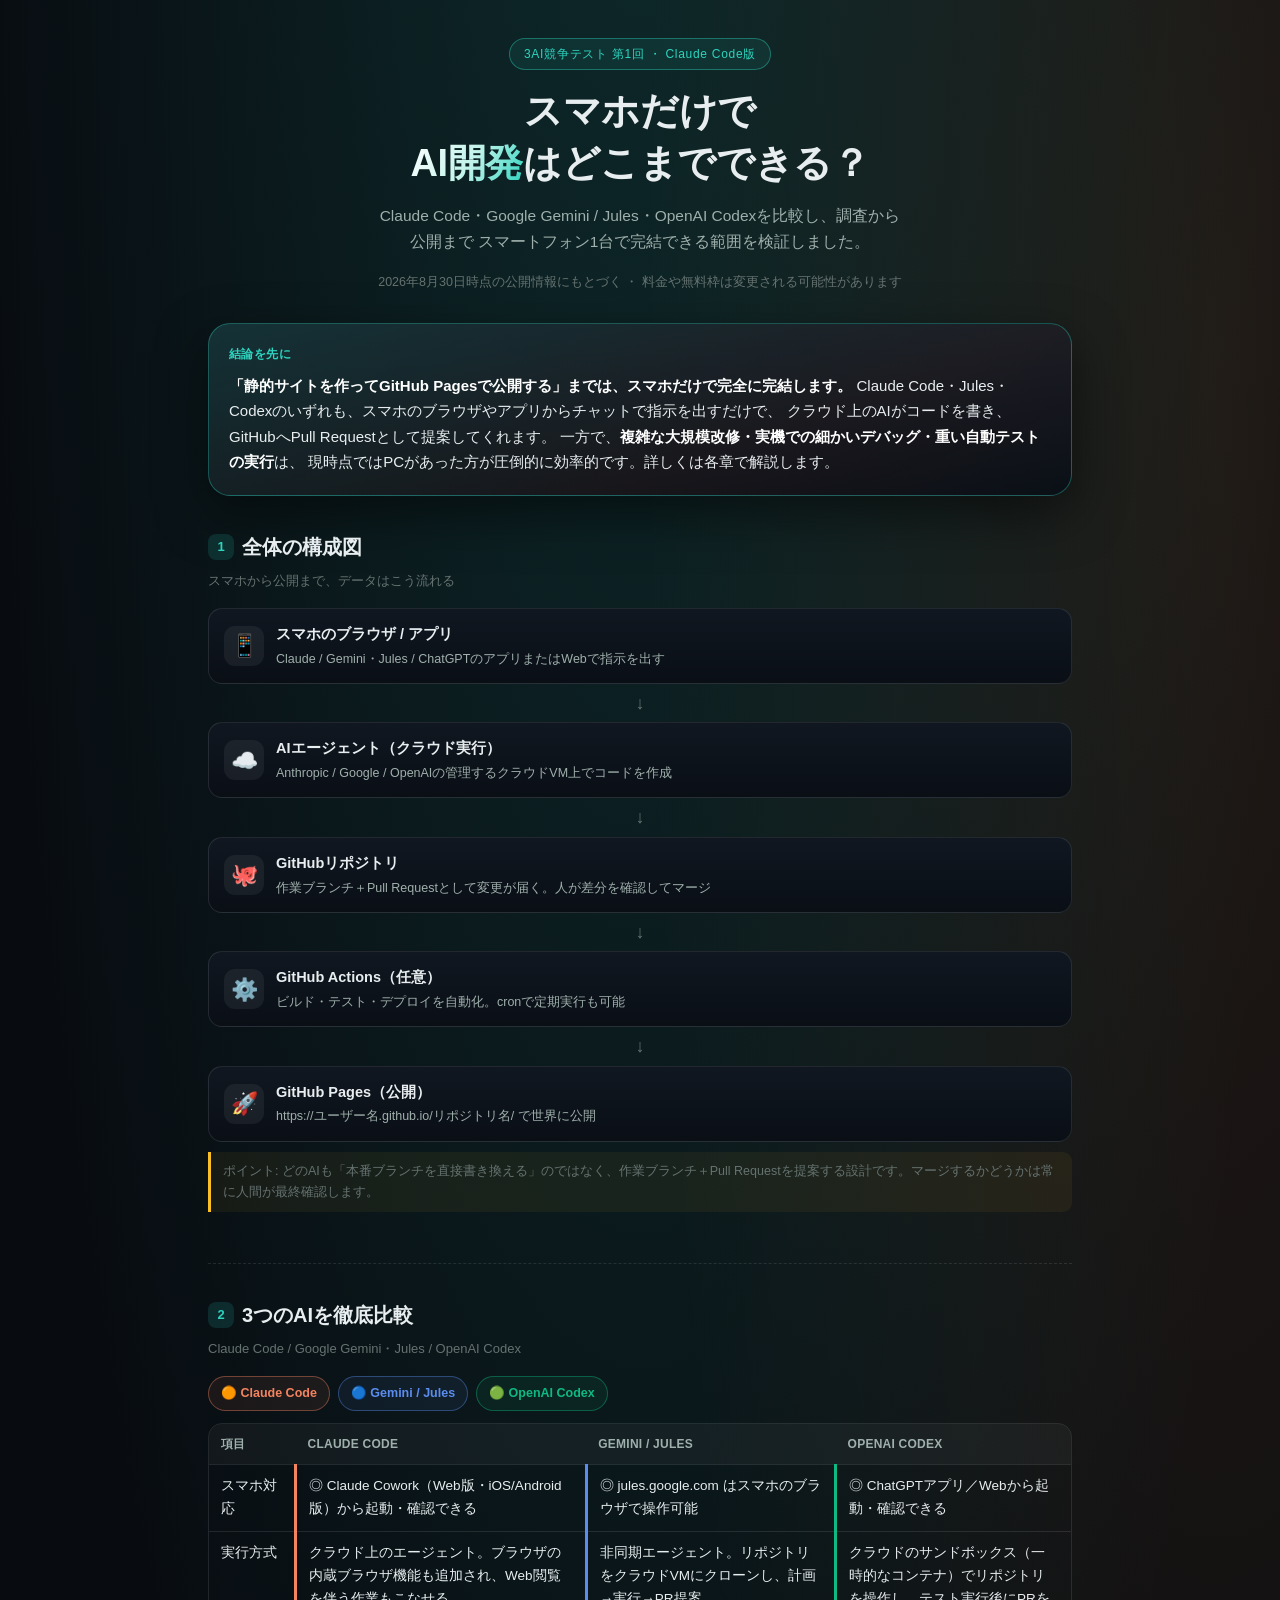
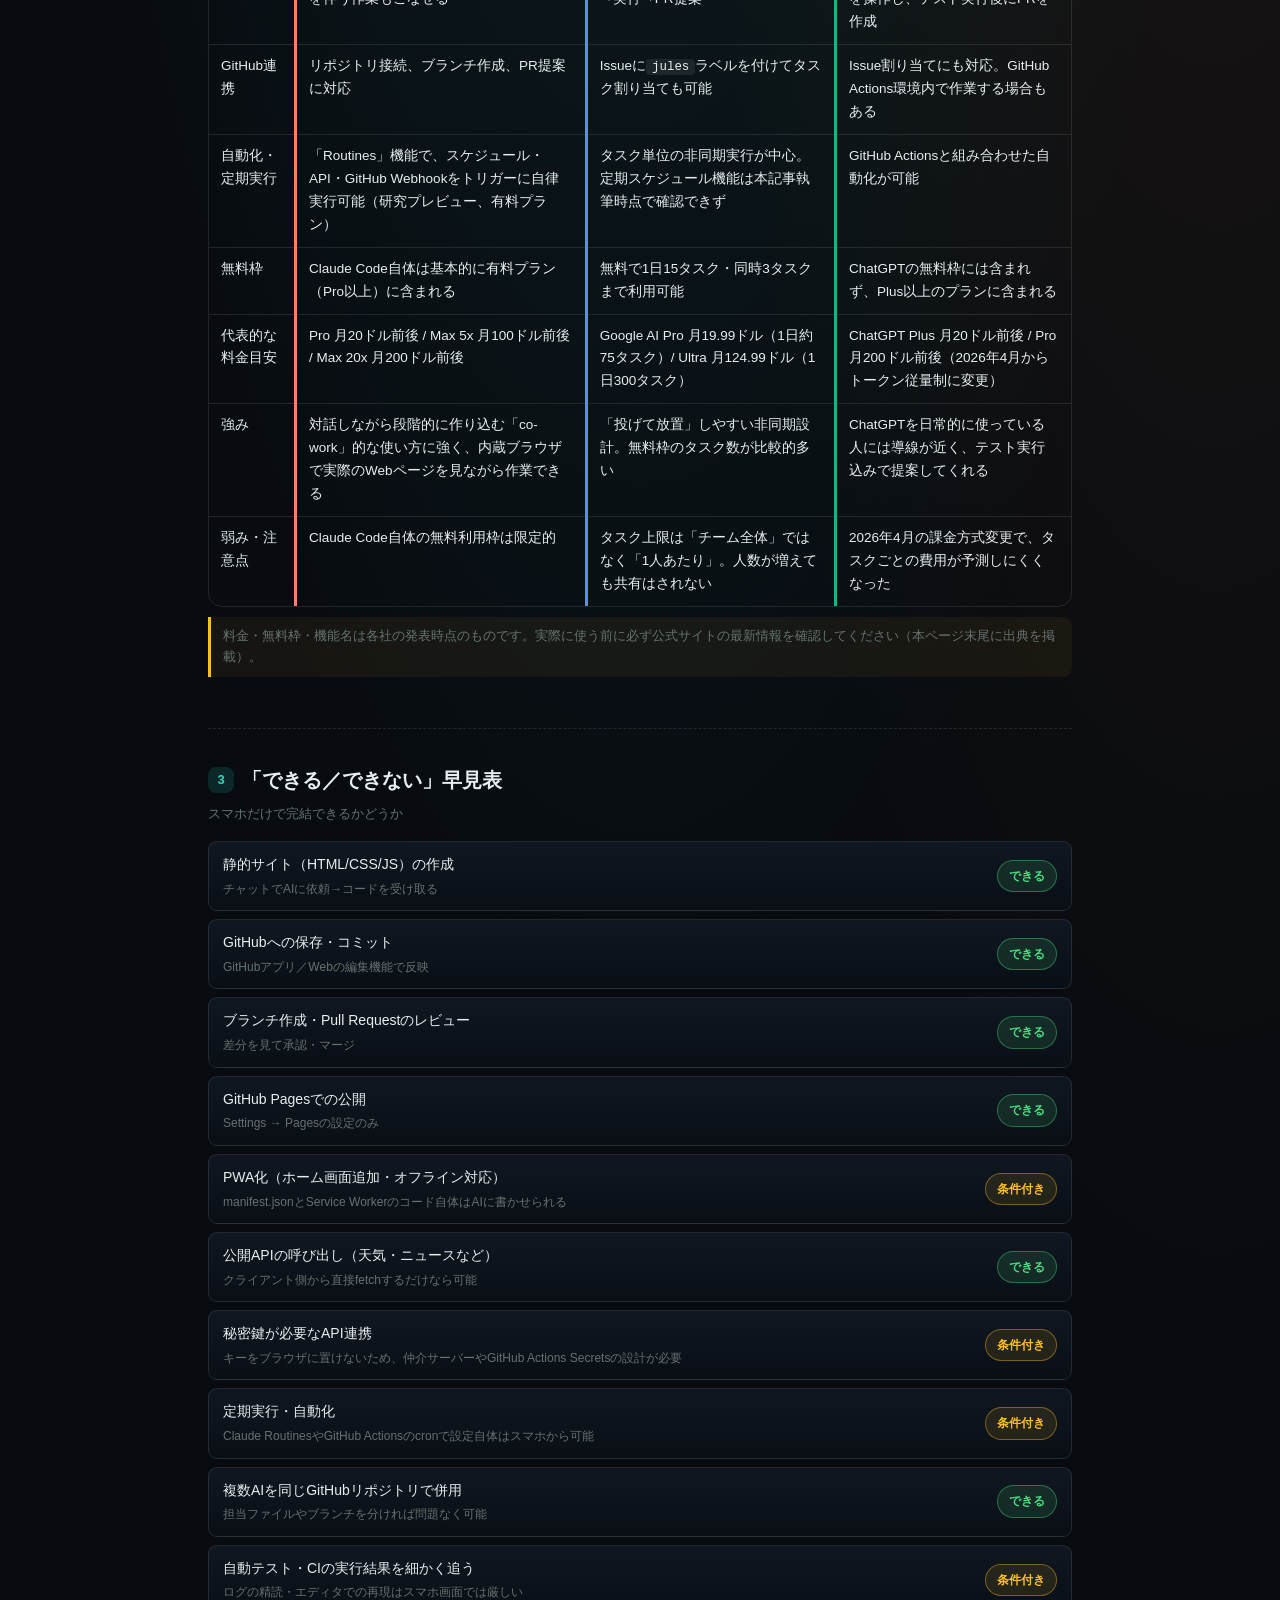
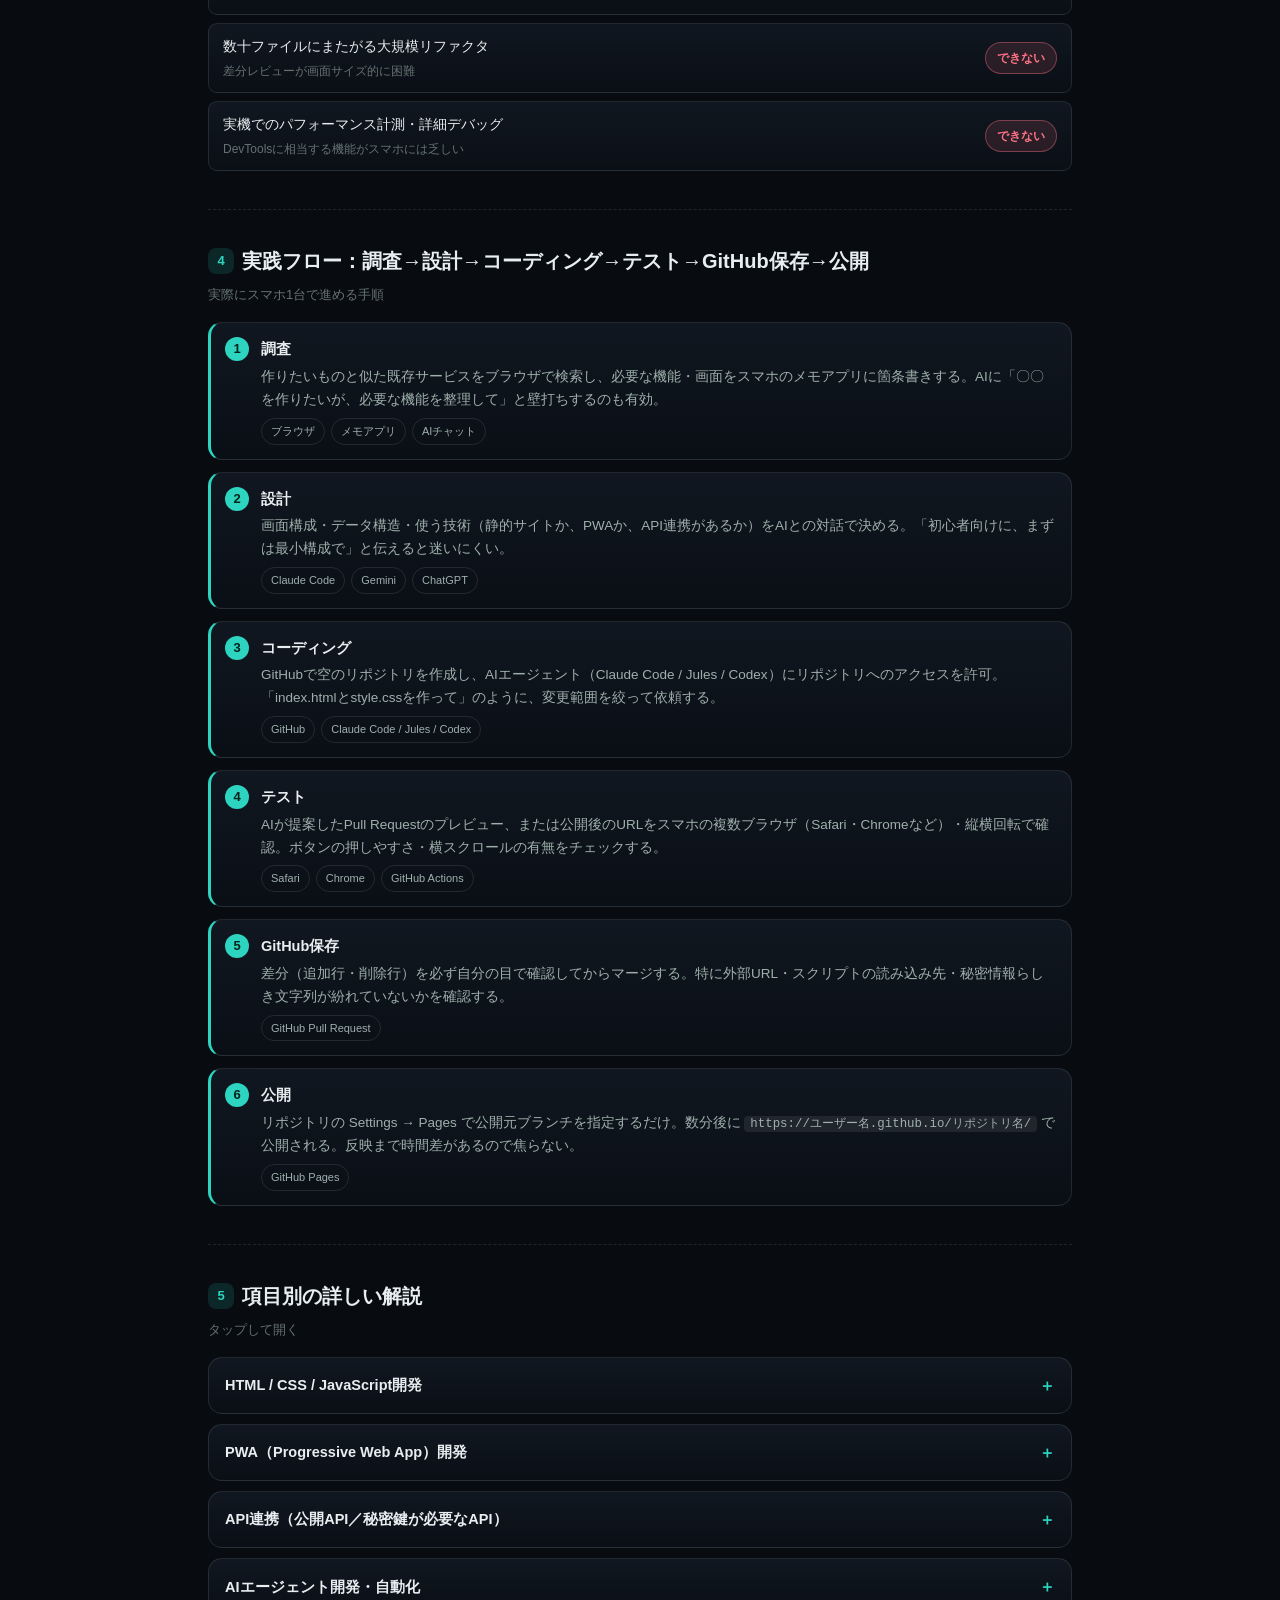
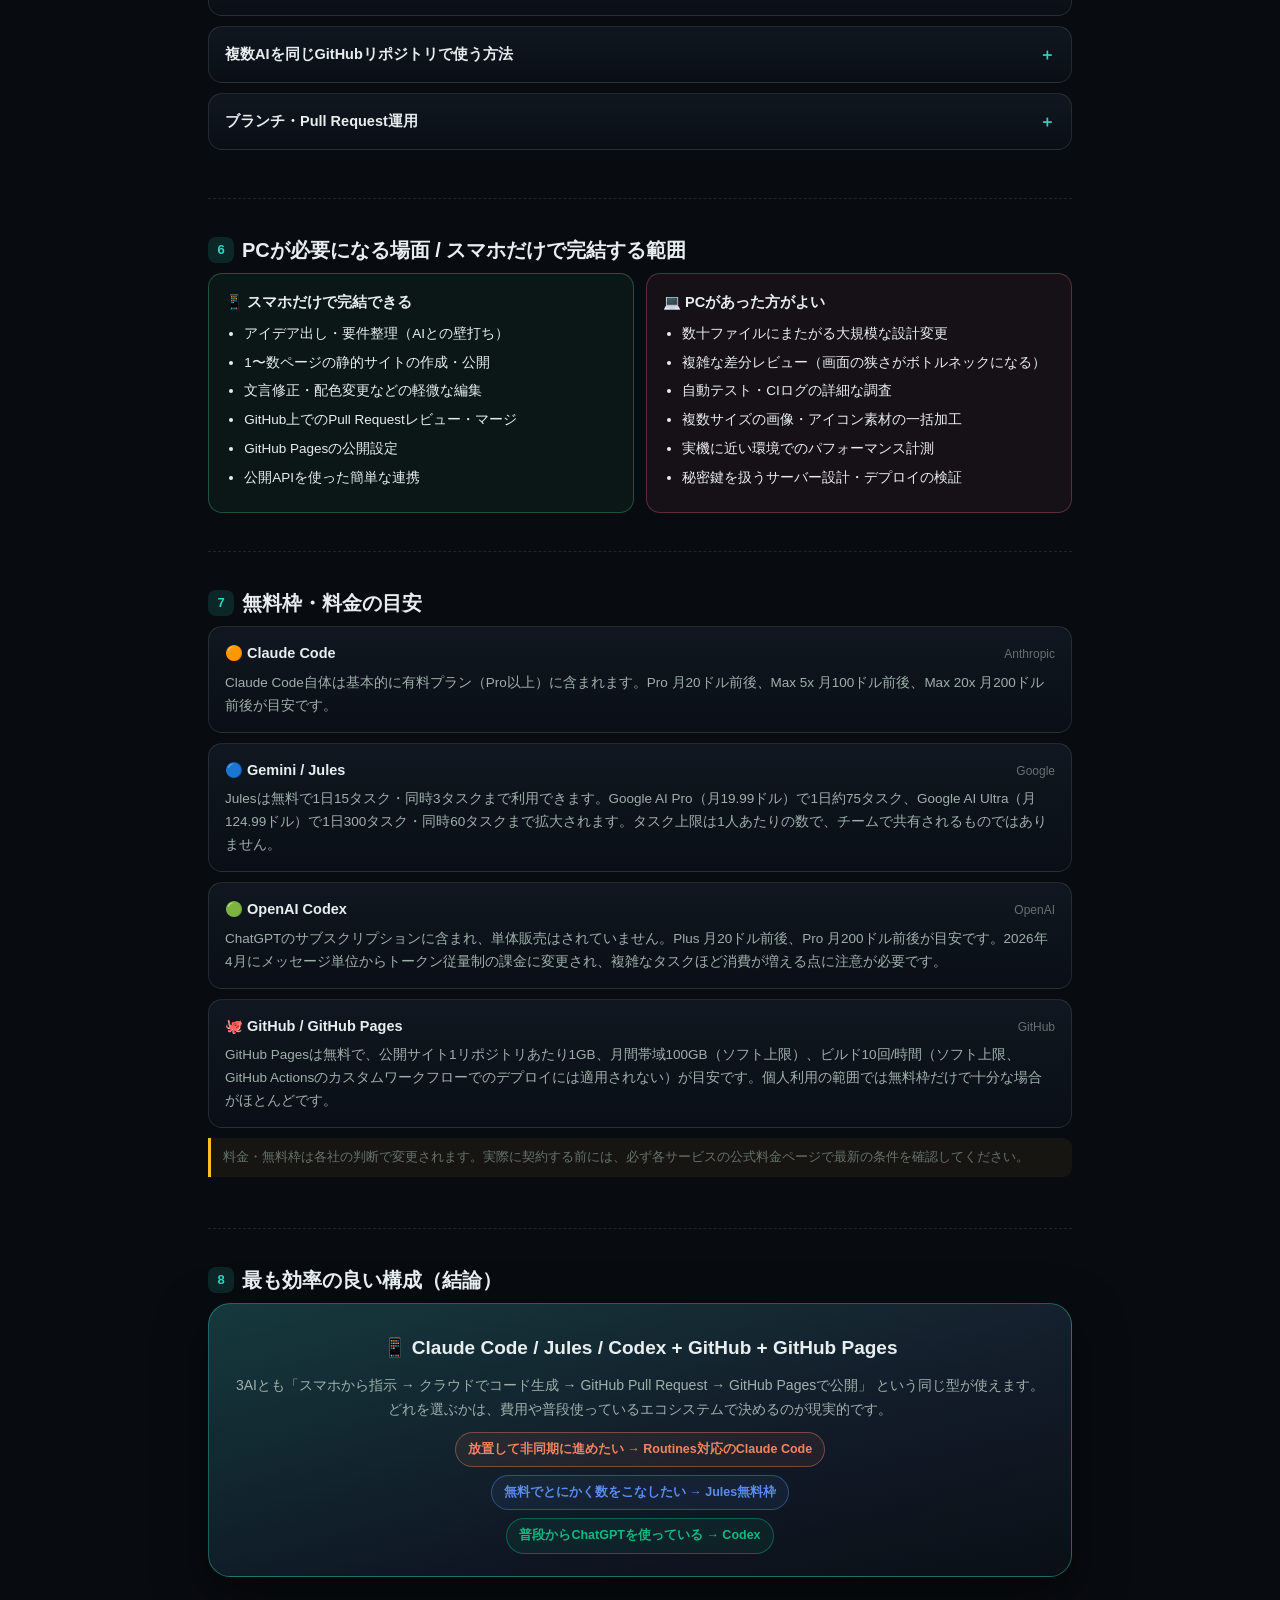
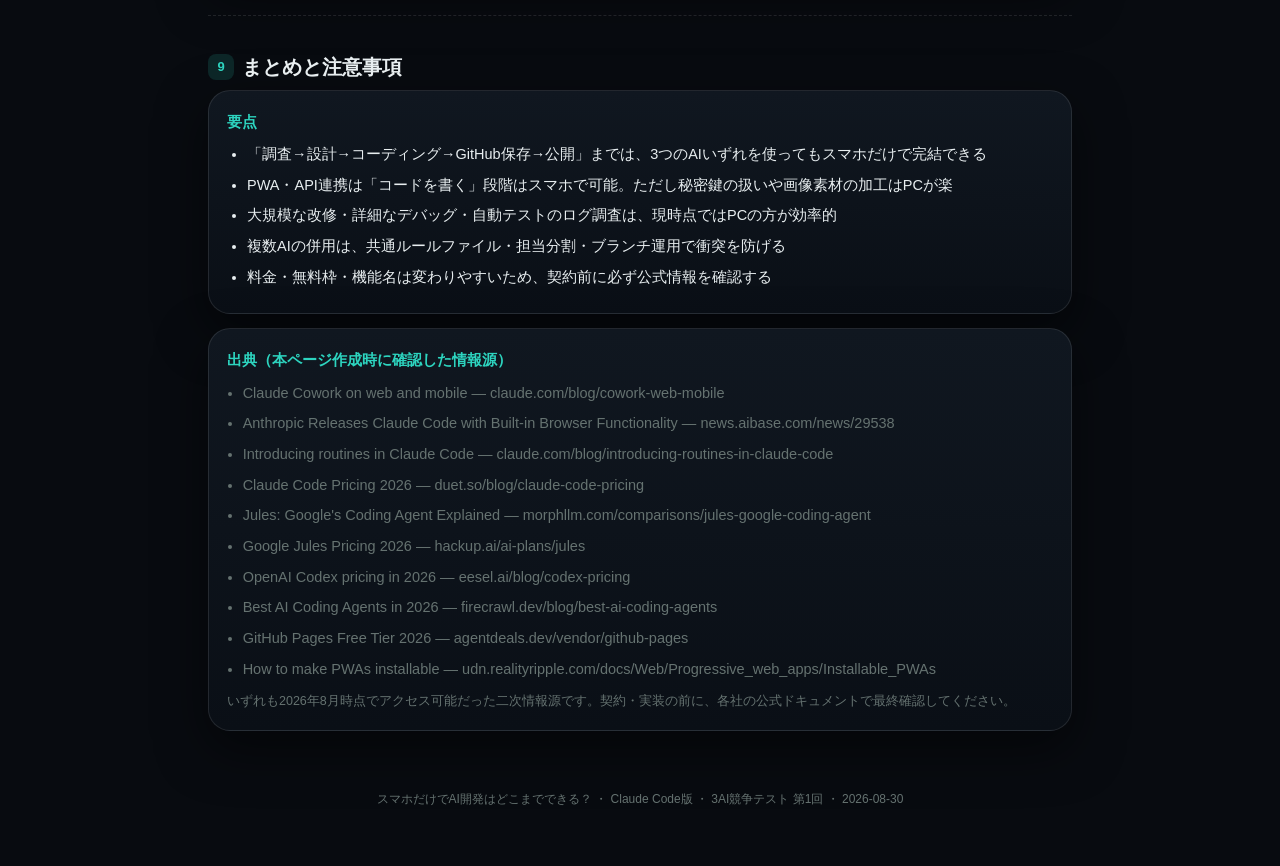
<file: competitions/01-mobile-ai-dev/claude-code.html>
<!doctype html>
<html lang="ja">
<head>
<meta charset="utf-8">
<meta name="viewport" content="width=device-width,initial-scale=1,viewport-fit=cover">
<title>スマホだけでAI開発はどこまでできる？（Claude Code版）</title>
<meta name="description" content="Claude Code・Gemini/Jules・OpenAI Codexを比較し、スマホだけで調査→設計→コーディング→テスト→GitHub保存→公開までできる範囲を検証したガイド（2026年8月30日時点）。">
<style>
  :root{
    color-scheme: dark;
    --bg:#080b10;
    --bg-glow: radial-gradient(55% 45% at 50% -8%, rgba(45,212,191,.16), transparent),
               radial-gradient(45% 35% at 95% 5%, rgba(251,146,60,.10), transparent);
    --panel: linear-gradient(180deg,#101720,#0a0f16);
    --panel-soft: linear-gradient(180deg,#0c1119,#080b10);
    --border: rgba(255,255,255,.10);
    --border-strong: rgba(255,255,255,.20);
    --text:#e8eef0;
    --text-dim:#9fb0ac;
    --text-faint:#657270;
    --teal:#2dd4bf;
    --amber:#fbbf24;
    --rose:#fb7185;
    --green:#4ade80;
    --claude:#f4845f;
    --gemini:#5b8def;
    --codex:#10b981;
    --radius-lg:22px;
    --radius-md:14px;
    --radius-sm:9px;
    --shadow: 0 18px 50px rgba(0,0,0,.5);
  }
  *{box-sizing:border-box;}
  html,body{margin:0;background:var(--bg);color:var(--text);
    font-family:-apple-system,BlinkMacSystemFont,"Segoe UI","Hiragino Sans","Noto Sans JP",sans-serif;
    -webkit-text-size-adjust:100%;}
  body{background-image:var(--bg-glow);background-repeat:no-repeat;padding-bottom:56px;line-height:1.7;}
  img{max-width:100%;}
  a{color:var(--teal);}
  .wrap{width:min(100%,900px);margin:0 auto;padding:0 18px;}

  /* ---- hero ---- */
  .hero{padding:38px 0 18px;text-align:center;}
  .hero-badge{display:inline-block;font-size:12px;letter-spacing:.06em;color:var(--teal);
    border:1px solid rgba(45,212,191,.4);background:rgba(45,212,191,.08);
    border-radius:999px;padding:5px 14px;margin-bottom:16px;}
  .hero h1{margin:0;font-size:clamp(26px,7.5vw,38px);line-height:1.35;font-weight:800;letter-spacing:-.01em;}
  .hero h1 em{font-style:normal;background:linear-gradient(120deg,#fff,#bff3ea 55%,var(--teal));
    -webkit-background-clip:text;background-clip:text;color:transparent;}
  .hero p.lead{color:var(--text-dim);font-size:15.5px;margin:14px auto 0;max-width:34em;}
  .hero .meta{margin-top:16px;font-size:12.5px;color:var(--text-faint);}

  /* ---- section shells ---- */
  .section{padding:34px 0 4px;}
  .section h2{font-size:20px;font-weight:800;margin:0 0 6px;display:flex;align-items:center;gap:8px;}
  .section h2 .num{display:inline-flex;align-items:center;justify-content:center;width:26px;height:26px;
    border-radius:8px;background:rgba(45,212,191,.14);color:var(--teal);font-size:13px;font-weight:800;flex:none;}
  .section .kicker{margin:0 0 16px;font-size:13px;color:var(--text-faint);}
  .divider{border:none;border-top:1px dashed var(--border);margin:34px 0 0;}

  .panel{background:var(--panel);border:1px solid var(--border);border-radius:var(--radius-lg);
    padding:18px;box-shadow:var(--shadow);margin-bottom:14px;}
  .panel h3{margin:0 0 8px;font-size:15px;font-weight:800;color:var(--teal);}
  .panel p{margin:0 0 8px;font-size:14.5px;color:var(--text);}
  .panel p:last-child{margin-bottom:0;}
  .panel ul{margin:6px 0 0;padding-left:1.25em;}
  .panel li{font-size:14.5px;margin-bottom:6px;}

  /* ---- 結論ボックス ---- */
  .verdict{background:linear-gradient(160deg,rgba(45,212,191,.14),rgba(244,132,95,.06) 65%,transparent),var(--panel);
    border:1px solid rgba(45,212,191,.35);border-radius:var(--radius-lg);padding:20px;box-shadow:var(--shadow);}
  .verdict .tag{font-size:12px;color:var(--teal);font-weight:800;letter-spacing:.04em;}
  .verdict p{margin:8px 0 0;font-size:15px;}
  .verdict strong{color:#fff;}

  /* ---- 構成図（フローチャート） ---- */
  .flow{display:flex;flex-direction:column;gap:0;margin-top:6px;}
  .flow-node{background:var(--panel);border:1px solid var(--border);border-radius:var(--radius-md);
    padding:13px 15px;display:flex;align-items:center;gap:12px;}
  .flow-node .ico{font-size:22px;flex:none;width:40px;height:40px;display:flex;align-items:center;justify-content:center;
    border-radius:11px;background:rgba(255,255,255,.06);}
  .flow-node .label{font-size:14.5px;font-weight:700;}
  .flow-node .sub{font-size:12.5px;color:var(--text-dim);margin-top:2px;}
  .flow-arrow{text-align:center;color:var(--text-faint);font-size:18px;padding:4px 0;}

  /* ---- 比較表 ---- */
  .table-scroll{overflow-x:auto;-webkit-overflow-scrolling:touch;border-radius:var(--radius-md);
    border:1px solid var(--border);margin-top:6px;}
  table{border-collapse:collapse;width:100%;min-width:560px;font-size:13.5px;}
  th,td{padding:10px 12px;border-bottom:1px solid var(--border);text-align:left;vertical-align:top;}
  thead th{background:rgba(255,255,255,.04);color:var(--text-dim);font-size:12px;letter-spacing:.02em;
    text-transform:uppercase;position:sticky;top:0;}
  tbody tr:last-child td{border-bottom:none;}
  td.ai-claude{border-left:3px solid var(--claude);}
  td.ai-gemini{border-left:3px solid var(--gemini);}
  td.ai-codex{border-left:3px solid var(--codex);}
  .table-scroll::after{content:"→ 横にスクロールできます";display:block;font-size:11px;color:var(--text-faint);
    text-align:right;padding:4px 10px;background:rgba(255,255,255,.02);}
  @media(min-width:760px){.table-scroll::after{display:none;}}

  /* ---- AIロゴ風チップ ---- */
  .chip-row{display:flex;flex-wrap:wrap;gap:8px;margin-top:4px;}
  .chip{display:inline-flex;align-items:center;gap:6px;font-size:12.5px;font-weight:700;
    padding:6px 12px;border-radius:999px;border:1px solid var(--border);}
  .chip.claude{color:var(--claude);border-color:rgba(244,132,95,.4);background:rgba(244,132,95,.08);}
  .chip.gemini{color:var(--gemini);border-color:rgba(91,141,239,.4);background:rgba(91,141,239,.08);}
  .chip.codex{color:var(--codex);border-color:rgba(16,185,129,.4);background:rgba(16,185,129,.08);}

  /* ---- できる/できない マトリクス ---- */
  .yn-list{display:flex;flex-direction:column;gap:8px;margin-top:6px;}
  .yn-row{display:grid;grid-template-columns:1fr auto;align-items:center;gap:10px;
    background:var(--panel);border:1px solid var(--border);border-radius:var(--radius-sm);padding:11px 14px;}
  .yn-row .t{font-size:14px;}
  .yn-row .t small{display:block;color:var(--text-faint);font-size:12px;margin-top:2px;}
  .yn-badge{flex:none;font-size:12px;font-weight:800;padding:5px 11px;border-radius:999px;white-space:nowrap;}
  .yn-yes{color:var(--green);background:rgba(74,222,128,.12);border:1px solid rgba(74,222,128,.4);}
  .yn-cond{color:var(--amber);background:rgba(251,191,36,.1);border:1px solid rgba(251,191,36,.4);}
  .yn-no{color:var(--rose);background:rgba(251,113,133,.12);border:1px solid rgba(251,113,133,.4);}

  /* ---- ステップフロー（実践フロー） ---- */
  .steps{display:flex;flex-direction:column;gap:12px;margin-top:8px;counter-reset:stepnum;}
  .step{position:relative;background:var(--panel);border:1px solid var(--border);border-left:3px solid var(--teal);
    border-radius:var(--radius-md);padding:14px 16px 14px 50px;}
  .step::before{counter-increment:stepnum;content:counter(stepnum);position:absolute;left:14px;top:14px;
    width:24px;height:24px;border-radius:50%;background:var(--teal);color:#04231d;font-weight:800;font-size:13px;
    display:flex;align-items:center;justify-content:center;}
  .step h4{margin:0 0 4px;font-size:14.5px;font-weight:800;}
  .step p{margin:0 0 6px;font-size:13.5px;color:var(--text-dim);}
  .step .tools{display:flex;flex-wrap:wrap;gap:6px;margin-top:6px;}
  .tool-tag{font-size:11px;padding:3px 9px;border-radius:999px;border:1px solid var(--border);color:var(--text-dim);}

  /* ---- 2カラムのPC要否 ---- */
  .split{display:grid;grid-template-columns:1fr;gap:12px;margin-top:6px;}
  @media(min-width:640px){.split{grid-template-columns:1fr 1fr;}}
  .split .col{border-radius:var(--radius-md);padding:16px;border:1px solid var(--border);}
  .split .col.ok{background:rgba(74,222,128,.06);border-color:rgba(74,222,128,.3);}
  .split .col.ng{background:rgba(251,113,133,.06);border-color:rgba(251,113,133,.3);}
  .split .col h4{margin:0 0 8px;font-size:14.5px;}
  .split .col ul{margin:0;padding-left:1.2em;}
  .split .col li{font-size:13.5px;margin-bottom:6px;}

  /* ---- details（詳細開閉） ---- */
  details{background:var(--panel);border:1px solid var(--border);border-radius:var(--radius-md);
    padding:0;margin-bottom:10px;overflow:hidden;}
  details summary{cursor:pointer;list-style:none;padding:14px 16px;font-size:14.5px;font-weight:700;
    display:flex;align-items:center;justify-content:space-between;gap:10px;}
  details summary::-webkit-details-marker{display:none;}
  details summary::after{content:"＋";color:var(--teal);font-size:16px;flex:none;}
  details[open] summary::after{content:"－";}
  details .body{padding:0 16px 16px;font-size:13.8px;color:var(--text-dim);}
  details .body p{margin:0 0 8px;color:var(--text);}
  details .body ul{margin:6px 0;padding-left:1.2em;}
  details .body li{margin-bottom:6px;}
  pre{background:#050a08;border:1px solid var(--border);border-radius:var(--radius-sm);
    padding:12px 14px;overflow-x:auto;font-size:12.5px;line-height:1.55;color:#c9f7ec;margin:8px 0;}
  code{background:rgba(255,255,255,.08);border-radius:4px;padding:1px 6px;font-size:.92em;}
  pre code{background:none;padding:0;}

  /* ---- 費用表 ---- */
  .price-card{background:var(--panel);border:1px solid var(--border);border-radius:var(--radius-md);
    padding:14px 16px;margin-bottom:10px;}
  .price-card .head{display:flex;align-items:baseline;justify-content:space-between;gap:8px;}
  .price-card .head b{font-size:14.5px;}
  .price-card .head span{font-size:12px;color:var(--text-faint);}
  .price-card p{margin:6px 0 0;font-size:13.5px;color:var(--text-dim);}

  .note{font-size:12.5px;color:var(--text-faint);border-left:3px solid var(--amber);
    background:rgba(251,191,36,.06);padding:9px 12px;border-radius:0 var(--radius-sm) var(--radius-sm) 0;margin-top:10px;}

  .final-verdict{background:linear-gradient(160deg,rgba(45,212,191,.18),rgba(91,141,239,.06) 60%,transparent),var(--panel);
    border:1px solid rgba(45,212,191,.4);border-radius:var(--radius-lg);padding:22px;box-shadow:var(--shadow);text-align:center;}
  .final-verdict .big{font-size:19px;font-weight:800;margin:6px 0 10px;}

  .sources{font-size:12.5px;color:var(--text-faint);}
  .sources li{margin-bottom:6px;word-break:break-all;}

  footer{margin-top:40px;text-align:center;font-size:12px;color:var(--text-faint);}
</style>
</head>
<body>
<div class="wrap">

  <section class="hero">
    <span class="hero-badge">3AI競争テスト 第1回 ・ Claude Code版</span>
    <h1>スマホだけで<br><em>AI開発</em>はどこまでできる？</h1>
    <p class="lead">Claude Code・Google Gemini / Jules・OpenAI Codexを比較し、調査から公開まで
      スマートフォン1台で完結できる範囲を検証しました。</p>
    <p class="meta">2026年8月30日時点の公開情報にもとづく ・ 料金や無料枠は変更される可能性があります</p>
  </section>

  <div class="verdict">
    <div class="tag">結論を先に</div>
    <p><strong>「静的サイトを作ってGitHub Pagesで公開する」までは、スマホだけで完全に完結します。</strong>
      Claude Code・Jules・Codexのいずれも、スマホのブラウザやアプリからチャットで指示を出すだけで、
      クラウド上のAIがコードを書き、GitHubへPull Requestとして提案してくれます。
      一方で、<strong>複雑な大規模改修・実機での細かいデバッグ・重い自動テストの実行</strong>は、
      現時点ではPCがあった方が圧倒的に効率的です。詳しくは各章で解説します。</p>
  </div>

  <!-- 1. 全体構成図 -->
  <section class="section" id="architecture">
    <h2><span class="num">1</span>全体の構成図</h2>
    <p class="kicker">スマホから公開まで、データはこう流れる</p>
    <div class="flow">
      <div class="flow-node"><span class="ico">📱</span>
        <div><div class="label">スマホのブラウザ / アプリ</div><div class="sub">Claude / Gemini・Jules / ChatGPTのアプリまたはWebで指示を出す</div></div></div>
      <div class="flow-arrow">↓</div>
      <div class="flow-node"><span class="ico">☁️</span>
        <div><div class="label">AIエージェント（クラウド実行）</div><div class="sub">Anthropic / Google / OpenAIの管理するクラウドVM上でコードを作成</div></div></div>
      <div class="flow-arrow">↓</div>
      <div class="flow-node"><span class="ico">🐙</span>
        <div><div class="label">GitHubリポジトリ</div><div class="sub">作業ブランチ＋Pull Requestとして変更が届く。人が差分を確認してマージ</div></div></div>
      <div class="flow-arrow">↓</div>
      <div class="flow-node"><span class="ico">⚙️</span>
        <div><div class="label">GitHub Actions（任意）</div><div class="sub">ビルド・テスト・デプロイを自動化。cronで定期実行も可能</div></div></div>
      <div class="flow-arrow">↓</div>
      <div class="flow-node"><span class="ico">🚀</span>
        <div><div class="label">GitHub Pages（公開）</div><div class="sub">https://ユーザー名.github.io/リポジトリ名/ で世界に公開</div></div></div>
    </div>
    <p class="note">ポイント: どのAIも「本番ブランチを直接書き換える」のではなく、作業ブランチ＋Pull Requestを提案する設計です。マージするかどうかは常に人間が最終確認します。</p>
  </section>

  <hr class="divider">

  <!-- 2. 3AI比較 -->
  <section class="section" id="compare">
    <h2><span class="num">2</span>3つのAIを徹底比較</h2>
    <p class="kicker">Claude Code / Google Gemini・Jules / OpenAI Codex</p>

    <div class="chip-row">
      <span class="chip claude">🟠 Claude Code</span>
      <span class="chip gemini">🔵 Gemini / Jules</span>
      <span class="chip codex">🟢 OpenAI Codex</span>
    </div>

    <div class="table-scroll" style="margin-top:12px">
      <table>
        <thead><tr><th>項目</th><th>Claude Code</th><th>Gemini / Jules</th><th>OpenAI Codex</th></tr></thead>
        <tbody>
          <tr>
            <td>スマホ対応</td>
            <td class="ai-claude">◎ Claude Cowork（Web版・iOS/Android版）から起動・確認できる</td>
            <td class="ai-gemini">◎ jules.google.com はスマホのブラウザで操作可能</td>
            <td class="ai-codex">◎ ChatGPTアプリ／Webから起動・確認できる</td>
          </tr>
          <tr>
            <td>実行方式</td>
            <td class="ai-claude">クラウド上のエージェント。ブラウザの内蔵ブラウザ機能も追加され、Web閲覧を伴う作業もこなせる</td>
            <td class="ai-gemini">非同期エージェント。リポジトリをクラウドVMにクローンし、計画→実行→PR提案</td>
            <td class="ai-codex">クラウドのサンドボックス（一時的なコンテナ）でリポジトリを操作し、テスト実行後にPRを作成</td>
          </tr>
          <tr>
            <td>GitHub連携</td>
            <td class="ai-claude">リポジトリ接続、ブランチ作成、PR提案に対応</td>
            <td class="ai-gemini">Issueに<code>jules</code>ラベルを付けてタスク割り当ても可能</td>
            <td class="ai-codex">Issue割り当てにも対応。GitHub Actions環境内で作業する場合もある</td>
          </tr>
          <tr>
            <td>自動化・定期実行</td>
            <td class="ai-claude">「Routines」機能で、スケジュール・API・GitHub Webhookをトリガーに自律実行可能（研究プレビュー、有料プラン）</td>
            <td class="ai-gemini">タスク単位の非同期実行が中心。定期スケジュール機能は本記事執筆時点で確認できず</td>
            <td class="ai-codex">GitHub Actionsと組み合わせた自動化が可能</td>
          </tr>
          <tr>
            <td>無料枠</td>
            <td class="ai-claude">Claude Code自体は基本的に有料プラン（Pro以上）に含まれる</td>
            <td class="ai-gemini">無料で1日15タスク・同時3タスクまで利用可能</td>
            <td class="ai-codex">ChatGPTの無料枠には含まれず、Plus以上のプランに含まれる</td>
          </tr>
          <tr>
            <td>代表的な料金目安</td>
            <td class="ai-claude">Pro 月20ドル前後 / Max 5x 月100ドル前後 / Max 20x 月200ドル前後</td>
            <td class="ai-gemini">Google AI Pro 月19.99ドル（1日約75タスク）/ Ultra 月124.99ドル（1日300タスク）</td>
            <td class="ai-codex">ChatGPT Plus 月20ドル前後 / Pro 月200ドル前後（2026年4月からトークン従量制に変更）</td>
          </tr>
          <tr>
            <td>強み</td>
            <td class="ai-claude">対話しながら段階的に作り込む「co-work」的な使い方に強く、内蔵ブラウザで実際のWebページを見ながら作業できる</td>
            <td class="ai-gemini">「投げて放置」しやすい非同期設計。無料枠のタスク数が比較的多い</td>
            <td class="ai-codex">ChatGPTを日常的に使っている人には導線が近く、テスト実行込みで提案してくれる</td>
          </tr>
          <tr>
            <td>弱み・注意点</td>
            <td class="ai-claude">Claude Code自体の無料利用枠は限定的</td>
            <td class="ai-gemini">タスク上限は「チーム全体」ではなく「1人あたり」。人数が増えても共有はされない</td>
            <td class="ai-codex">2026年4月の課金方式変更で、タスクごとの費用が予測しにくくなった</td>
          </tr>
        </tbody>
      </table>
    </div>
    <p class="note">料金・無料枠・機能名は各社の発表時点のものです。実際に使う前に必ず公式サイトの最新情報を確認してください（本ページ末尾に出典を掲載）。</p>
  </section>

  <hr class="divider">

  <!-- 3. できる/できない -->
  <section class="section" id="matrix">
    <h2><span class="num">3</span>「できる／できない」早見表</h2>
    <p class="kicker">スマホだけで完結できるかどうか</p>
    <div class="yn-list">
      <div class="yn-row"><div class="t">静的サイト（HTML/CSS/JS）の作成<small>チャットでAIに依頼→コードを受け取る</small></div><span class="yn-badge yn-yes">できる</span></div>
      <div class="yn-row"><div class="t">GitHubへの保存・コミット<small>GitHubアプリ／Webの編集機能で反映</small></div><span class="yn-badge yn-yes">できる</span></div>
      <div class="yn-row"><div class="t">ブランチ作成・Pull Requestのレビュー<small>差分を見て承認・マージ</small></div><span class="yn-badge yn-yes">できる</span></div>
      <div class="yn-row"><div class="t">GitHub Pagesでの公開<small>Settings → Pagesの設定のみ</small></div><span class="yn-badge yn-yes">できる</span></div>
      <div class="yn-row"><div class="t">PWA化（ホーム画面追加・オフライン対応）<small>manifest.jsonとService Workerのコード自体はAIに書かせられる</small></div><span class="yn-badge yn-cond">条件付き</span></div>
      <div class="yn-row"><div class="t">公開APIの呼び出し（天気・ニュースなど）<small>クライアント側から直接fetchするだけなら可能</small></div><span class="yn-badge yn-yes">できる</span></div>
      <div class="yn-row"><div class="t">秘密鍵が必要なAPI連携<small>キーをブラウザに置けないため、仲介サーバーやGitHub Actions Secretsの設計が必要</small></div><span class="yn-badge yn-cond">条件付き</span></div>
      <div class="yn-row"><div class="t">定期実行・自動化<small>Claude RoutinesやGitHub Actionsのcronで設定自体はスマホから可能</small></div><span class="yn-badge yn-cond">条件付き</span></div>
      <div class="yn-row"><div class="t">複数AIを同じGitHubリポジトリで併用<small>担当ファイルやブランチを分ければ問題なく可能</small></div><span class="yn-badge yn-yes">できる</span></div>
      <div class="yn-row"><div class="t">自動テスト・CIの実行結果を細かく追う<small>ログの精読・エディタでの再現はスマホ画面では厳しい</small></div><span class="yn-badge yn-cond">条件付き</span></div>
      <div class="yn-row"><div class="t">数十ファイルにまたがる大規模リファクタ<small>差分レビューが画面サイズ的に困難</small></div><span class="yn-badge yn-no">できない</span></div>
      <div class="yn-row"><div class="t">実機でのパフォーマンス計測・詳細デバッグ<small>DevToolsに相当する機能がスマホには乏しい</small></div><span class="yn-badge yn-no">できない</span></div>
    </div>
  </section>

  <hr class="divider">

  <!-- 4. 実践フロー -->
  <section class="section" id="flow">
    <h2><span class="num">4</span>実践フロー：調査→設計→コーディング→テスト→GitHub保存→公開</h2>
    <p class="kicker">実際にスマホ1台で進める手順</p>
    <div class="steps">
      <div class="step">
        <h4>調査</h4>
        <p>作りたいものと似た既存サービスをブラウザで検索し、必要な機能・画面をスマホのメモアプリに箇条書きする。AIに「〇〇を作りたいが、必要な機能を整理して」と壁打ちするのも有効。</p>
        <div class="tools"><span class="tool-tag">ブラウザ</span><span class="tool-tag">メモアプリ</span><span class="tool-tag">AIチャット</span></div>
      </div>
      <div class="step">
        <h4>設計</h4>
        <p>画面構成・データ構造・使う技術（静的サイトか、PWAか、API連携があるか）をAIとの対話で決める。「初心者向けに、まずは最小構成で」と伝えると迷いにくい。</p>
        <div class="tools"><span class="tool-tag">Claude Code</span><span class="tool-tag">Gemini</span><span class="tool-tag">ChatGPT</span></div>
      </div>
      <div class="step">
        <h4>コーディング</h4>
        <p>GitHubで空のリポジトリを作成し、AIエージェント（Claude Code / Jules / Codex）にリポジトリへのアクセスを許可。「index.htmlとstyle.cssを作って」のように、変更範囲を絞って依頼する。</p>
        <div class="tools"><span class="tool-tag">GitHub</span><span class="tool-tag">Claude Code / Jules / Codex</span></div>
      </div>
      <div class="step">
        <h4>テスト</h4>
        <p>AIが提案したPull Requestのプレビュー、または公開後のURLをスマホの複数ブラウザ（Safari・Chromeなど）・縦横回転で確認。ボタンの押しやすさ・横スクロールの有無をチェックする。</p>
        <div class="tools"><span class="tool-tag">Safari</span><span class="tool-tag">Chrome</span><span class="tool-tag">GitHub Actions</span></div>
      </div>
      <div class="step">
        <h4>GitHub保存</h4>
        <p>差分（追加行・削除行）を必ず自分の目で確認してからマージする。特に外部URL・スクリプトの読み込み先・秘密情報らしき文字列が紛れていないかを確認する。</p>
        <div class="tools"><span class="tool-tag">GitHub Pull Request</span></div>
      </div>
      <div class="step">
        <h4>公開</h4>
        <p>リポジトリの Settings → Pages で公開元ブランチを指定するだけ。数分後に <code>https://ユーザー名.github.io/リポジトリ名/</code> で公開される。反映まで時間差があるので焦らない。</p>
        <div class="tools"><span class="tool-tag">GitHub Pages</span></div>
      </div>
    </div>
  </section>

  <hr class="divider">

  <!-- 5. 詳細ガイド（開閉式） -->
  <section class="section" id="deep-dive">
    <h2><span class="num">5</span>項目別の詳しい解説</h2>
    <p class="kicker">タップして開く</p>

    <details>
      <summary>HTML / CSS / JavaScript開発</summary>
      <div class="body">
        <p>スマホでの開発は「自分でコードを一文字ずつ書く」のではなく、「AIに書かせて、結果を確認・微修正する」スタイルが現実的です。GitHubのWeb版編集機能はシンタックスハイライト付きのシンプルなエディタなので、小さな修正（文言変更、色の調整）ならスマホからでも直接編集できます。</p>
        <ul>
          <li>最初は<code>index.html</code>と<code>style.css</code>の2ファイルだけで始める</li>
          <li>JavaScriptは必要になってから追加し、外部ライブラリへの依存はなるべく避ける</li>
          <li>1回の依頼で変更するファイルを1〜2個に絞ると、差分レビューが楽になる</li>
        </ul>
      </div>
    </details>

    <details>
      <summary>PWA（Progressive Web App）開発</summary>
      <div class="body">
        <p>2026年時点でPWAをホーム画面に追加できるようにするには、主要ブラウザ共通で次の3つが必須です。</p>
        <ul>
          <li><strong>HTTPS</strong>（GitHub Pagesは標準でHTTPS配信）</li>
          <li><strong>Web App Manifest</strong>（name・icons・start_url・displayなどを記載したJSON）</li>
          <li><strong>Service Worker</strong>（オフライン対応やキャッシュ制御を行うスクリプト）</li>
        </ul>
        <p>この3点セットのコード自体はAIに生成させられます。ただし、複数サイズのアイコン画像を用意する作業はスマホだと手間がかかりやすく、ここはPCの画像編集ソフトがあると効率的です。</p>
        <pre><code>{
  "name": "マイアプリ",
  "start_url": "./index.html",
  "display": "standalone",
  "theme_color": "#080b10",
  "icons": [{ "src": "icon-192.png", "sizes": "192x192", "type": "image/png" }]
}</code></pre>
      </div>
    </details>

    <details>
      <summary>API連携（公開API／秘密鍵が必要なAPI）</summary>
      <div class="body">
        <p>天気・ニュース・地図など「キー不要、または公開キーでよいAPI」は、スマホから作った静的サイトに<code>fetch()</code>を書くだけで連携できます。</p>
        <p>一方、決済・生成AI・DBアクセスなど「秘密鍵が必要なAPI」は、HTML/CSS/JavaScriptだけで動く静的サイトのブラウザ側コードには絶対に書けません（誰でも見られてしまうため）。この場合は、GitHub Actionsやサーバーレス関数など「鍵を安全に保管できる場所」を別途用意する設計が必要です。この設計自体はAIに相談しながら決められますが、実際に鍵を安全な場所（GitHub Secretsなど）に登録する操作は、慎重に確認しながら行ってください。</p>
      </div>
    </details>

    <details>
      <summary>AIエージェント開発・自動化</summary>
      <div class="body">
        <p>Claude Codeの「Routines」は、プロンプト・接続するリポジトリ・使えるツールをあらかじめ登録しておき、スケジュール（毎日・毎週など）やAPI呼び出し、GitHubのWebhookイベントをきっかけに自動実行できる機能です（2026年4月から研究プレビューとして有料プランに提供）。「毎晩バグ報告を確認して修正案のPRを作る」といった無人運用が可能になります。</p>
        <p>Gemini・JulesやOpenAI Codexも、GitHub Actionsと組み合わせることで「Issueが立ったら自動でタスクを割り当てる」といった自動化を組めますが、Claude CodeのRoutinesのような「AI自身がスケジュールを持つ」専用機能は、本記事執筆時点ではClaude Codeが先行しています。</p>
      </div>
    </details>

    <details>
      <summary>複数AIを同じGitHubリポジトリで使う方法</summary>
      <div class="body">
        <p>複数のAIエージェントが同じリポジトリで衝突せず作業するための、よく使われる工夫です。</p>
        <ul>
          <li><strong>共通ルールファイルを置く</strong>: <code>AGENTS.md</code>のような、どのAIも参照する共通指示ファイルを用意し、ブランチ運用・秘密情報の扱いなどを明文化する</li>
          <li><strong>担当ファイル・担当ディレクトリを分ける</strong>: 同じファイルを複数のAIが同時に編集しないようにする</li>
          <li><strong>作業ブランチを分ける</strong>: 各AIが自分専用のブランチで作業し、Pull Request経由で統合する</li>
          <li><strong>他のAIの成果物を書き換えない</strong>: 比較・競争のような文脈では、それぞれが独立して作業したことに意味があるため、他AIのファイルには触れない運用にする</li>
        </ul>
      </div>
    </details>

    <details>
      <summary>ブランチ・Pull Request運用</summary>
      <div class="body">
        <p>AIエージェント（人間も同様）は、<code>main</code>ブランチを直接書き換えるのではなく、作業ブランチを作ってPull Requestを提案する、という流れを徹底するのが安全です。理由は次の3つです。</p>
        <ul>
          <li>差分（変更点だけ）を確認できるので、意図しない変更に気づきやすい</li>
          <li>問題があればPull Requestを閉じるだけで済み、本番を壊さない</li>
          <li>複数AI・複数人が同時に作業しても、それぞれ独立したブランチなら衝突しにくい</li>
        </ul>
      </div>
    </details>
  </section>

  <hr class="divider">

  <!-- 6. PCが必要な場面 -->
  <section class="section" id="pc-needed">
    <h2><span class="num">6</span>PCが必要になる場面 / スマホだけで完結する範囲</h2>
    <div class="split">
      <div class="col ok">
        <h4>📱 スマホだけで完結できる</h4>
        <ul>
          <li>アイデア出し・要件整理（AIとの壁打ち）</li>
          <li>1〜数ページの静的サイトの作成・公開</li>
          <li>文言修正・配色変更などの軽微な編集</li>
          <li>GitHub上でのPull Requestレビュー・マージ</li>
          <li>GitHub Pagesの公開設定</li>
          <li>公開APIを使った簡単な連携</li>
        </ul>
      </div>
      <div class="col ng">
        <h4>💻 PCがあった方がよい</h4>
        <ul>
          <li>数十ファイルにまたがる大規模な設計変更</li>
          <li>複雑な差分レビュー（画面の狭さがボトルネックになる）</li>
          <li>自動テスト・CIログの詳細な調査</li>
          <li>複数サイズの画像・アイコン素材の一括加工</li>
          <li>実機に近い環境でのパフォーマンス計測</li>
          <li>秘密鍵を扱うサーバー設計・デプロイの検証</li>
        </ul>
      </div>
    </div>
  </section>

  <hr class="divider">

  <!-- 7. 費用 -->
  <section class="section" id="cost">
    <h2><span class="num">7</span>無料枠・料金の目安</h2>
    <div class="price-card">
      <div class="head"><b>🟠 Claude Code</b><span>Anthropic</span></div>
      <p>Claude Code自体は基本的に有料プラン（Pro以上）に含まれます。Pro 月20ドル前後、Max 5x 月100ドル前後、Max 20x 月200ドル前後が目安です。</p>
    </div>
    <div class="price-card">
      <div class="head"><b>🔵 Gemini / Jules</b><span>Google</span></div>
      <p>Julesは無料で1日15タスク・同時3タスクまで利用できます。Google AI Pro（月19.99ドル）で1日約75タスク、Google AI Ultra（月124.99ドル）で1日300タスク・同時60タスクまで拡大されます。タスク上限は1人あたりの数で、チームで共有されるものではありません。</p>
    </div>
    <div class="price-card">
      <div class="head"><b>🟢 OpenAI Codex</b><span>OpenAI</span></div>
      <p>ChatGPTのサブスクリプションに含まれ、単体販売はされていません。Plus 月20ドル前後、Pro 月200ドル前後が目安です。2026年4月にメッセージ単位からトークン従量制の課金に変更され、複雑なタスクほど消費が増える点に注意が必要です。</p>
    </div>
    <div class="price-card">
      <div class="head"><b>🐙 GitHub / GitHub Pages</b><span>GitHub</span></div>
      <p>GitHub Pagesは無料で、公開サイト1リポジトリあたり1GB、月間帯域100GB（ソフト上限）、ビルド10回/時間（ソフト上限、GitHub Actionsのカスタムワークフローでのデプロイには適用されない）が目安です。個人利用の範囲では無料枠だけで十分な場合がほとんどです。</p>
    </div>
    <p class="note">料金・無料枠は各社の判断で変更されます。実際に契約する前には、必ず各サービスの公式料金ページで最新の条件を確認してください。</p>
  </section>

  <hr class="divider">

  <!-- 8. 最も効率の良い構成 -->
  <section class="section" id="best">
    <h2><span class="num">8</span>最も効率の良い構成（結論）</h2>
    <div class="final-verdict">
      <div class="big">📱 Claude Code / Jules / Codex + GitHub + GitHub Pages</div>
      <p style="color:var(--text-dim);font-size:14px;margin:0 0 10px;">
        3AIとも「スマホから指示 → クラウドでコード生成 → GitHub Pull Request → GitHub Pagesで公開」
        という同じ型が使えます。どれを選ぶかは、費用や普段使っているエコシステムで決めるのが現実的です。
      </p>
      <div class="chip-row" style="justify-content:center">
        <span class="chip claude">放置して非同期に進めたい → Routines対応のClaude Code</span>
      </div>
      <div class="chip-row" style="justify-content:center;margin-top:8px">
        <span class="chip gemini">無料でとにかく数をこなしたい → Jules無料枠</span>
      </div>
      <div class="chip-row" style="justify-content:center;margin-top:8px">
        <span class="chip codex">普段からChatGPTを使っている → Codex</span>
      </div>
    </div>
  </section>

  <hr class="divider">

  <!-- 9. まとめ・出典 -->
  <section class="section" id="summary">
    <h2><span class="num">9</span>まとめと注意事項</h2>
    <div class="panel">
      <h3>要点</h3>
      <ul>
        <li>「調査→設計→コーディング→GitHub保存→公開」までは、3つのAIいずれを使ってもスマホだけで完結できる</li>
        <li>PWA・API連携は「コードを書く」段階はスマホで可能。ただし秘密鍵の扱いや画像素材の加工はPCが楽</li>
        <li>大規模な改修・詳細なデバッグ・自動テストのログ調査は、現時点ではPCの方が効率的</li>
        <li>複数AIの併用は、共通ルールファイル・担当分割・ブランチ運用で衝突を防げる</li>
        <li>料金・無料枠・機能名は変わりやすいため、契約前に必ず公式情報を確認する</li>
      </ul>
    </div>
    <div class="panel">
      <h3>出典（本ページ作成時に確認した情報源）</h3>
      <ul class="sources">
        <li>Claude Cowork on web and mobile — claude.com/blog/cowork-web-mobile</li>
        <li>Anthropic Releases Claude Code with Built-in Browser Functionality — news.aibase.com/news/29538</li>
        <li>Introducing routines in Claude Code — claude.com/blog/introducing-routines-in-claude-code</li>
        <li>Claude Code Pricing 2026 — duet.so/blog/claude-code-pricing</li>
        <li>Jules: Google's Coding Agent Explained — morphllm.com/comparisons/jules-google-coding-agent</li>
        <li>Google Jules Pricing 2026 — hackup.ai/ai-plans/jules</li>
        <li>OpenAI Codex pricing in 2026 — eesel.ai/blog/codex-pricing</li>
        <li>Best AI Coding Agents in 2026 — firecrawl.dev/blog/best-ai-coding-agents</li>
        <li>GitHub Pages Free Tier 2026 — agentdeals.dev/vendor/github-pages</li>
        <li>How to make PWAs installable — udn.realityripple.com/docs/Web/Progressive_web_apps/Installable_PWAs</li>
      </ul>
      <p style="margin-top:10px;font-size:12.5px;color:var(--text-faint)">
        いずれも2026年8月時点でアクセス可能だった二次情報源です。契約・実装の前に、各社の公式ドキュメントで最終確認してください。
      </p>
    </div>
  </section>

  <footer>
    スマホだけでAI開発はどこまでできる？ ・ Claude Code版 ・ 3AI競争テスト 第1回 ・ 2026-08-30
  </footer>
</div>
</body>
</html>
</file>
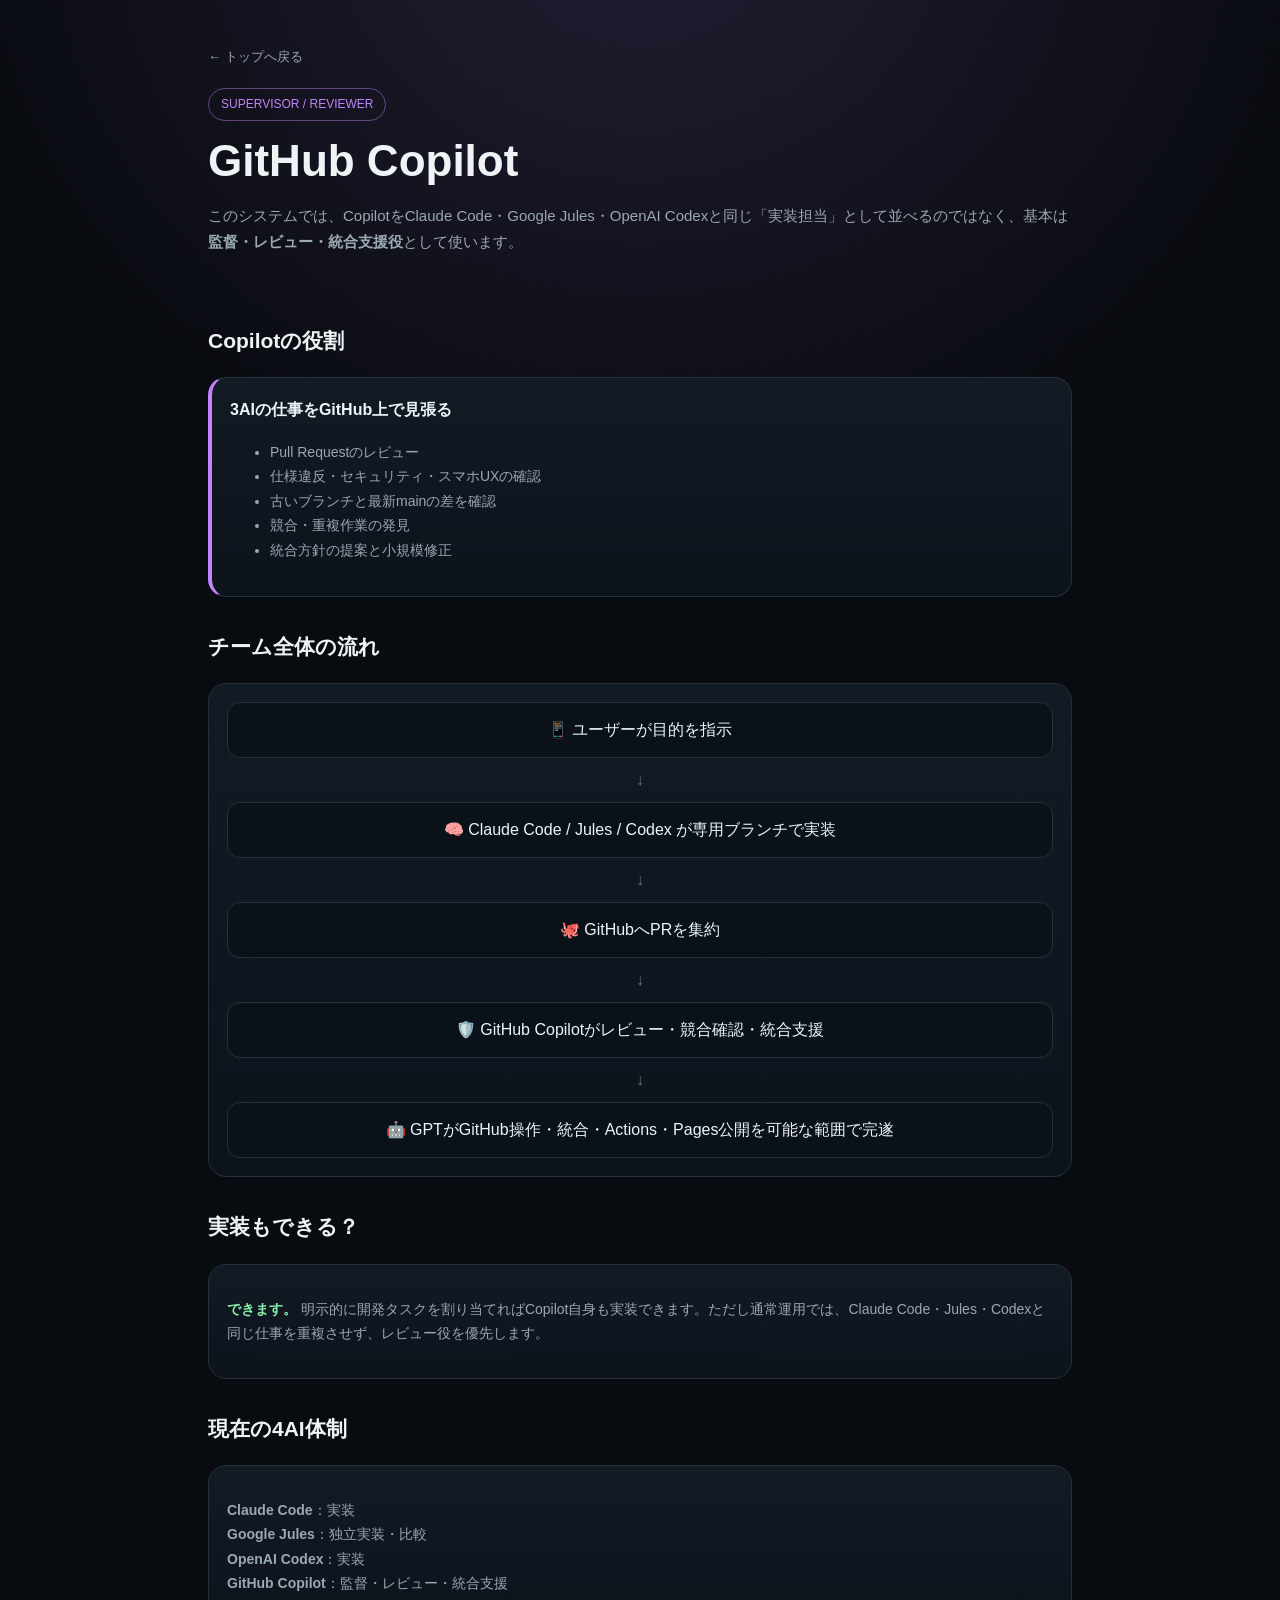
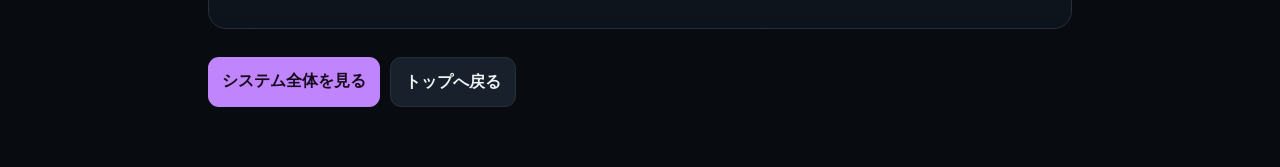
<file: competitions/01-mobile-ai-dev/copilot.html>
<!doctype html><html lang="ja"><head><meta charset="utf-8"><meta name="viewport" content="width=device-width,initial-scale=1,viewport-fit=cover"><title>GitHub Copilot｜監督・レビュー役</title><style>:root{color-scheme:dark;--bg:#080b10;--panel:#111821;--border:#26303b;--text:#eef4f6;--muted:#9aa8b1;--teal:#2dd4bf;--purple:#c084fc;--green:#86efac}*{box-sizing:border-box}body{margin:0;background:radial-gradient(55% 35% at 50% -5%,rgba(192,132,252,.15),transparent),var(--bg);color:var(--text);font-family:-apple-system,BlinkMacSystemFont,"Segoe UI","Noto Sans JP",sans-serif;line-height:1.75}.wrap{max-width:900px;margin:auto;padding:0 18px 60px}a{color:var(--teal)}.hero{padding:42px 0 20px}.back{text-decoration:none;color:var(--muted);font-size:13px}.badge{display:inline-block;margin-top:18px;border:1px solid rgba(192,132,252,.45);color:var(--purple);border-radius:999px;padding:5px 12px;font-size:12px}.hero h1{font-size:clamp(28px,7vw,44px);line-height:1.25;margin:12px 0 10px}.lead{color:var(--muted);font-size:15px}.section{margin-top:32px}.section h2{font-size:21px}.card{background:linear-gradient(180deg,#121a24,#0d131b);border:1px solid var(--border);border-radius:18px;padding:18px;margin-bottom:12px}.card h3{margin:0 0 8px;font-size:16px}.card p,.card li{color:var(--muted);font-size:14px}.role{border-left:4px solid var(--purple)}.diagram{display:flex;flex-direction:column;gap:8px;text-align:center}.node{background:#0a1118;border:1px solid var(--border);border-radius:13px;padding:13px}.arrow{color:#64737d}.ok{color:var(--green);font-weight:800}.nav{display:flex;gap:10px;flex-wrap:wrap;margin-top:28px}.btn{text-decoration:none;background:var(--purple);color:#14081b;font-weight:800;padding:10px 14px;border-radius:11px}.btn.sub{background:#18212b;color:var(--text);border:1px solid var(--border)}</style></head><body><main class="wrap"><section class="hero"><a class="back" href="index.html">← トップへ戻る</a><div><span class="badge">SUPERVISOR / REVIEWER</span></div><h1>GitHub Copilot</h1><p class="lead">このシステムでは、CopilotをClaude Code・Google Jules・OpenAI Codexと同じ「実装担当」として並べるのではなく、基本は<strong>監督・レビュー・統合支援役</strong>として使います。</p></section><section class="section"><h2>Copilotの役割</h2><div class="card role"><h3>3AIの仕事をGitHub上で見張る</h3><ul><li>Pull Requestのレビュー</li><li>仕様違反・セキュリティ・スマホUXの確認</li><li>古いブランチと最新mainの差を確認</li><li>競合・重複作業の発見</li><li>統合方針の提案と小規模修正</li></ul></div></section><section class="section"><h2>チーム全体の流れ</h2><div class="card"><div class="diagram"><div class="node">📱 ユーザーが目的を指示</div><div class="arrow">↓</div><div class="node">🧠 Claude Code / Jules / Codex が専用ブランチで実装</div><div class="arrow">↓</div><div class="node">🐙 GitHubへPRを集約</div><div class="arrow">↓</div><div class="node">🛡️ GitHub Copilotがレビュー・競合確認・統合支援</div><div class="arrow">↓</div><div class="node">🤖 GPTがGitHub操作・統合・Actions・Pages公開を可能な範囲で完遂</div></div></div></section><section class="section"><h2>実装もできる？</h2><div class="card"><p><span class="ok">できます。</span> 明示的に開発タスクを割り当てればCopilot自身も実装できます。ただし通常運用では、Claude Code・Jules・Codexと同じ仕事を重複させず、レビュー役を優先します。</p></div></section><section class="section"><h2>現在の4AI体制</h2><div class="card"><p><strong>Claude Code</strong>：実装<br><strong>Google Jules</strong>：独立実装・比較<br><strong>OpenAI Codex</strong>：実装<br><strong>GitHub Copilot</strong>：監督・レビュー・統合支援</p></div></section><div class="nav"><a class="btn" href="system.html">システム全体を見る</a><a class="btn sub" href="index.html">トップへ戻る</a></div></main></body></html>
</file>
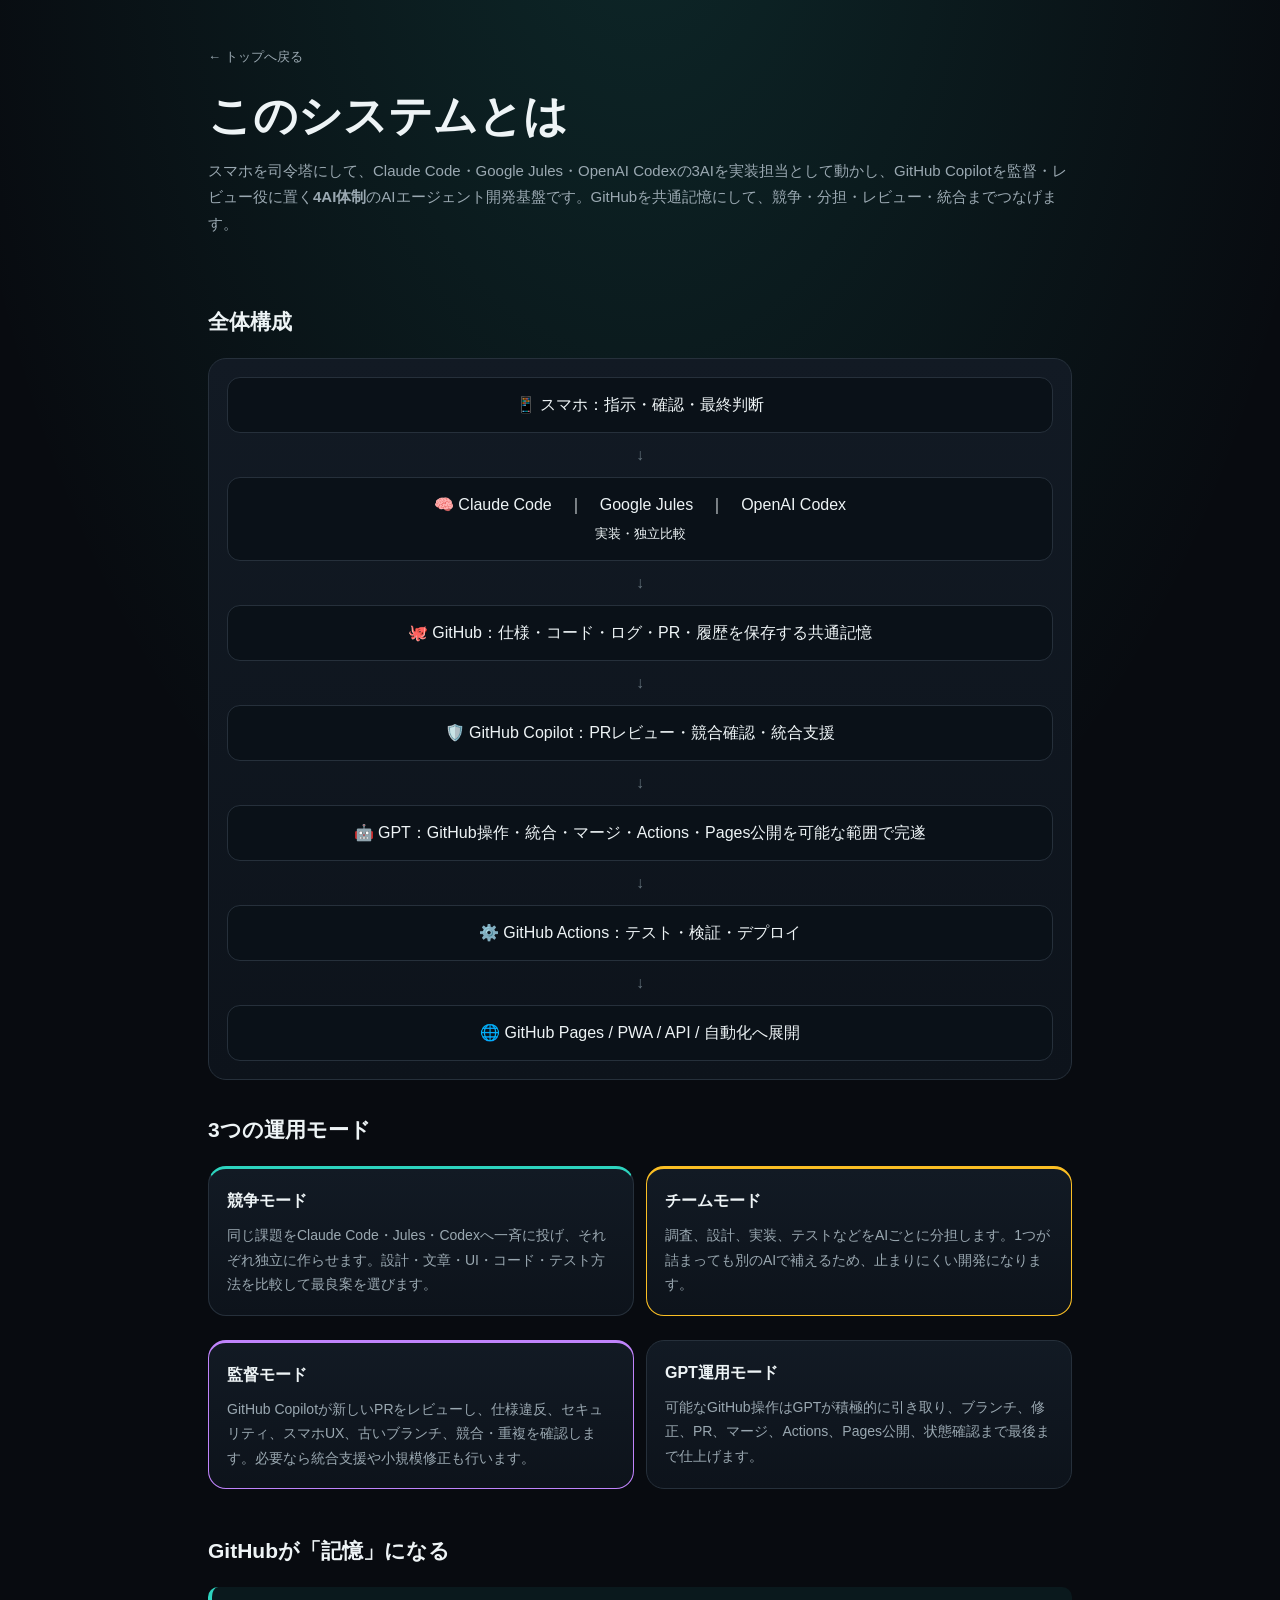
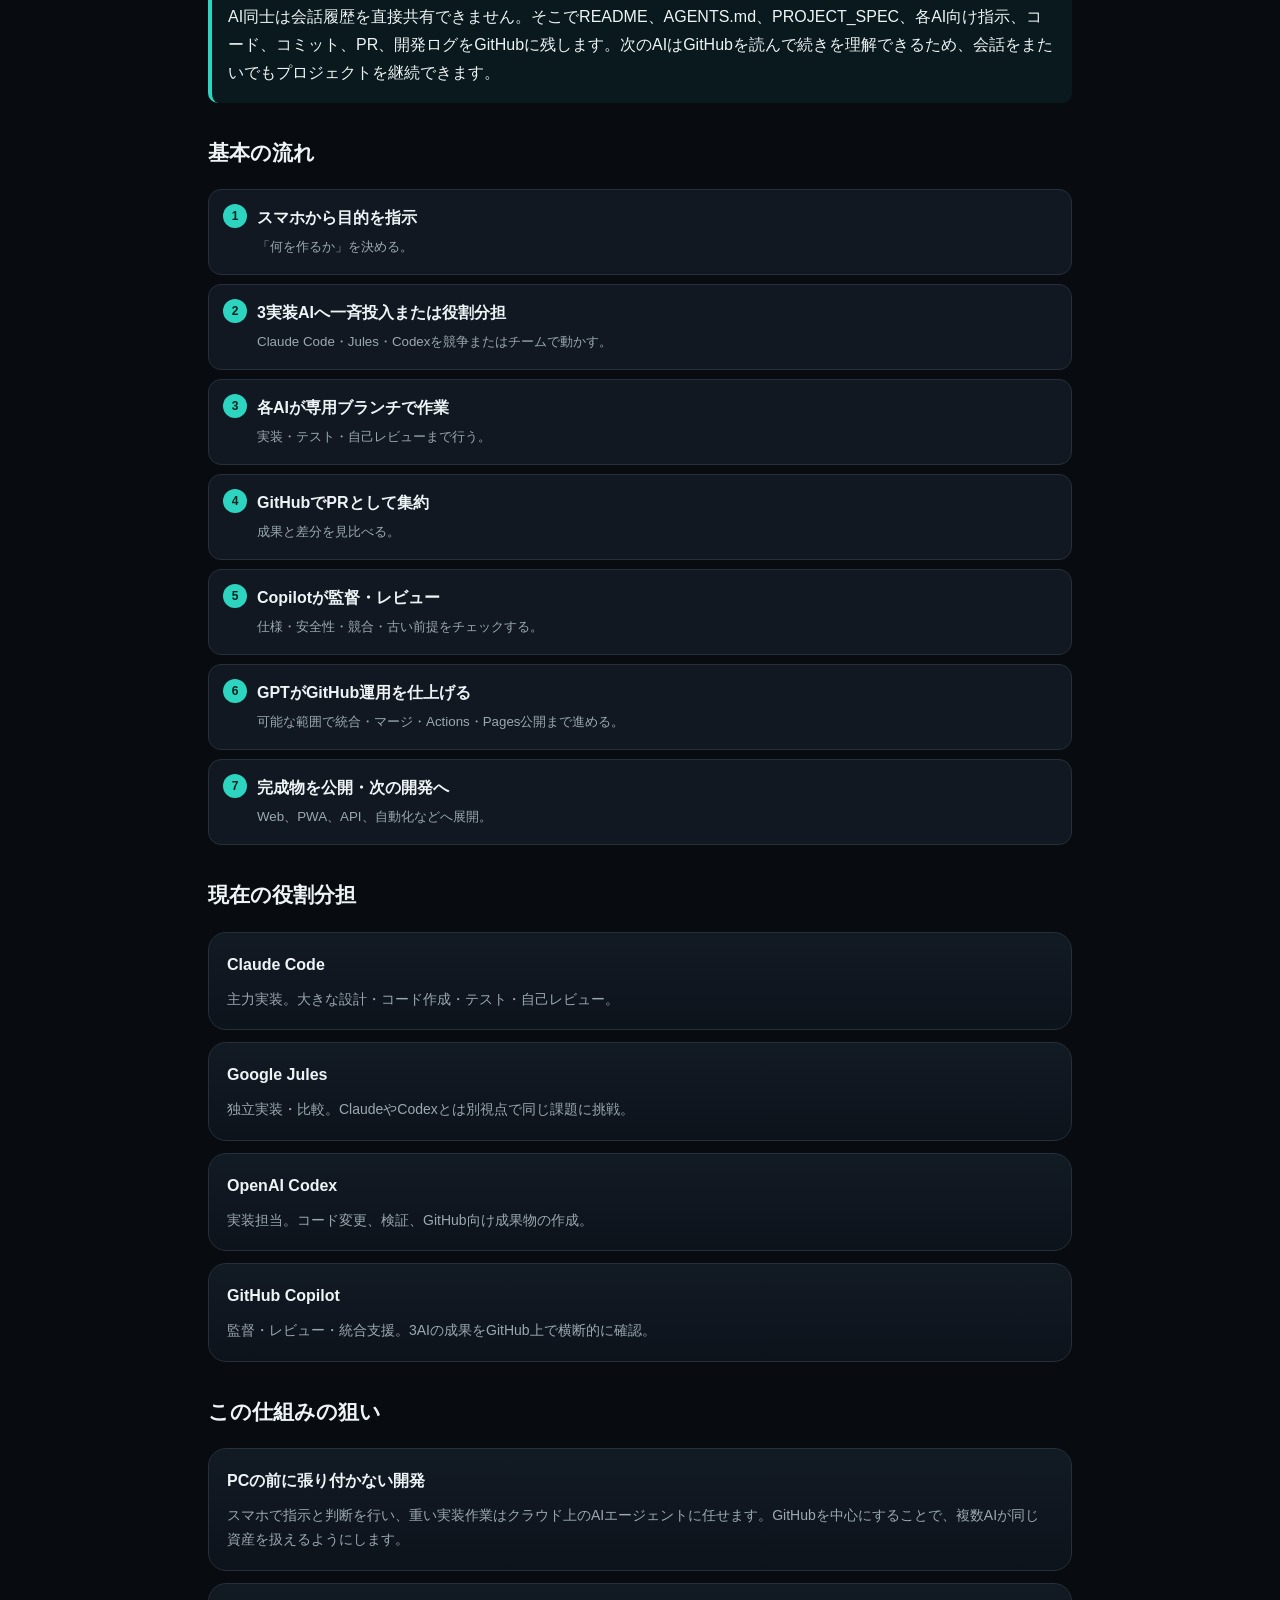
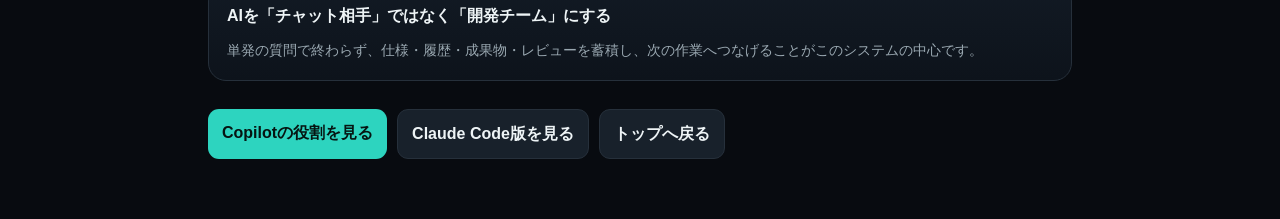
<file: competitions/01-mobile-ai-dev/system.html>
<!doctype html><html lang="ja"><head><meta charset="utf-8"><meta name="viewport" content="width=device-width,initial-scale=1,viewport-fit=cover"><title>このシステムとは｜スマホでAI開発</title><style>:root{color-scheme:dark;--bg:#080b10;--panel:#111821;--border:#26303b;--text:#eef4f6;--muted:#9aa8b1;--teal:#2dd4bf;--amber:#fbbf24;--purple:#c084fc}*{box-sizing:border-box}body{margin:0;background:radial-gradient(55% 35% at 50% -5%,rgba(45,212,191,.14),transparent),var(--bg);color:var(--text);font-family:-apple-system,BlinkMacSystemFont,"Segoe UI","Noto Sans JP",sans-serif;line-height:1.75}.wrap{max-width:900px;margin:auto;padding:0 18px 60px}a{color:var(--teal)}.hero{padding:42px 0 20px}.back{text-decoration:none;color:var(--muted);font-size:13px}.hero h1{font-size:clamp(28px,7vw,44px);line-height:1.25;margin:18px 0 10px}.lead{color:var(--muted);font-size:15px}.section{margin-top:32px}.section h2{font-size:21px}.card{background:linear-gradient(180deg,#121a24,#0d131b);border:1px solid var(--border);border-radius:18px;padding:18px;margin-bottom:12px}.card h3{margin:0 0 8px;font-size:16px}.card p{margin:0;color:var(--muted);font-size:14px}.diagram{display:flex;flex-direction:column;gap:8px;text-align:center}.node{background:#0a1118;border:1px solid var(--border);border-radius:13px;padding:13px}.arrow{color:#64737d}.grid{display:grid;grid-template-columns:1fr;gap:12px}@media(min-width:680px){.grid{grid-template-columns:1fr 1fr}}.mode{border-top:3px solid var(--teal)}.mode.team{border-color:var(--amber)}.mode.supervisor{border-color:var(--purple)}.steps{counter-reset:s}.step{position:relative;padding:14px 14px 14px 48px;border:1px solid var(--border);border-radius:13px;background:var(--panel);margin-bottom:9px}.step:before{counter-increment:s;content:counter(s);position:absolute;left:14px;top:14px;width:24px;height:24px;border-radius:50%;background:var(--teal);color:#05231e;font-weight:900;display:grid;place-items:center;font-size:12px}.step strong{display:block}.step small{color:var(--muted)}.why{padding:16px;border-left:4px solid var(--teal);background:rgba(45,212,191,.07);border-radius:10px}.nav{display:flex;gap:10px;flex-wrap:wrap;margin-top:28px}.btn{text-decoration:none;background:var(--teal);color:#061512;font-weight:800;padding:10px 14px;border-radius:11px}.btn.sub{background:#18212b;color:var(--text);border:1px solid var(--border)}</style></head><body><main class="wrap"><section class="hero"><a class="back" href="index.html">← トップへ戻る</a><h1>このシステムとは</h1><p class="lead">スマホを司令塔にして、Claude Code・Google Jules・OpenAI Codexの3AIを実装担当として動かし、GitHub Copilotを監督・レビュー役に置く<strong>4AI体制</strong>のAIエージェント開発基盤です。GitHubを共通記憶にして、競争・分担・レビュー・統合までつなげます。</p></section><section class="section"><h2>全体構成</h2><div class="card"><div class="diagram"><div class="node">📱 スマホ：指示・確認・最終判断</div><div class="arrow">↓</div><div class="node">🧠 Claude Code　｜　Google Jules　｜　OpenAI Codex<br><small>実装・独立比較</small></div><div class="arrow">↓</div><div class="node">🐙 GitHub：仕様・コード・ログ・PR・履歴を保存する共通記憶</div><div class="arrow">↓</div><div class="node">🛡️ GitHub Copilot：PRレビュー・競合確認・統合支援</div><div class="arrow">↓</div><div class="node">🤖 GPT：GitHub操作・統合・マージ・Actions・Pages公開を可能な範囲で完遂</div><div class="arrow">↓</div><div class="node">⚙️ GitHub Actions：テスト・検証・デプロイ</div><div class="arrow">↓</div><div class="node">🌐 GitHub Pages / PWA / API / 自動化へ展開</div></div></div></section><section class="section"><h2>3つの運用モード</h2><div class="grid"><div class="card mode"><h3>競争モード</h3><p>同じ課題をClaude Code・Jules・Codexへ一斉に投げ、それぞれ独立に作らせます。設計・文章・UI・コード・テスト方法を比較して最良案を選びます。</p></div><div class="card mode team"><h3>チームモード</h3><p>調査、設計、実装、テストなどをAIごとに分担します。1つが詰まっても別のAIで補えるため、止まりにくい開発になります。</p></div><div class="card mode supervisor"><h3>監督モード</h3><p>GitHub Copilotが新しいPRをレビューし、仕様違反、セキュリティ、スマホUX、古いブランチ、競合・重複を確認します。必要なら統合支援や小規模修正も行います。</p></div><div class="card"><h3>GPT運用モード</h3><p>可能なGitHub操作はGPTが積極的に引き取り、ブランチ、修正、PR、マージ、Actions、Pages公開、状態確認まで最後まで仕上げます。</p></div></div></section><section class="section"><h2>GitHubが「記憶」になる</h2><div class="why">AI同士は会話履歴を直接共有できません。そこでREADME、AGENTS.md、PROJECT_SPEC、各AI向け指示、コード、コミット、PR、開発ログをGitHubに残します。次のAIはGitHubを読んで続きを理解できるため、会話をまたいでもプロジェクトを継続できます。</div></section><section class="section"><h2>基本の流れ</h2><div class="steps"><div class="step"><strong>スマホから目的を指示</strong><small>「何を作るか」を決める。</small></div><div class="step"><strong>3実装AIへ一斉投入または役割分担</strong><small>Claude Code・Jules・Codexを競争またはチームで動かす。</small></div><div class="step"><strong>各AIが専用ブランチで作業</strong><small>実装・テスト・自己レビューまで行う。</small></div><div class="step"><strong>GitHubでPRとして集約</strong><small>成果と差分を見比べる。</small></div><div class="step"><strong>Copilotが監督・レビュー</strong><small>仕様・安全性・競合・古い前提をチェックする。</small></div><div class="step"><strong>GPTがGitHub運用を仕上げる</strong><small>可能な範囲で統合・マージ・Actions・Pages公開まで進める。</small></div><div class="step"><strong>完成物を公開・次の開発へ</strong><small>Web、PWA、API、自動化などへ展開。</small></div></div></section><section class="section"><h2>現在の役割分担</h2><div class="card"><h3>Claude Code</h3><p>主力実装。大きな設計・コード作成・テスト・自己レビュー。</p></div><div class="card"><h3>Google Jules</h3><p>独立実装・比較。ClaudeやCodexとは別視点で同じ課題に挑戦。</p></div><div class="card"><h3>OpenAI Codex</h3><p>実装担当。コード変更、検証、GitHub向け成果物の作成。</p></div><div class="card"><h3>GitHub Copilot</h3><p>監督・レビュー・統合支援。3AIの成果をGitHub上で横断的に確認。</p></div></section><section class="section"><h2>この仕組みの狙い</h2><div class="card"><h3>PCの前に張り付かない開発</h3><p>スマホで指示と判断を行い、重い実装作業はクラウド上のAIエージェントに任せます。GitHubを中心にすることで、複数AIが同じ資産を扱えるようにします。</p></div><div class="card"><h3>AIを「チャット相手」ではなく「開発チーム」にする</h3><p>単発の質問で終わらず、仕様・履歴・成果物・レビューを蓄積し、次の作業へつなげることがこのシステムの中心です。</p></div></section><div class="nav"><a class="btn" href="copilot.html">Copilotの役割を見る</a><a class="btn sub" href="claude-code.html">Claude Code版を見る</a><a class="btn sub" href="index.html">トップへ戻る</a></div></main></body></html>
</file>
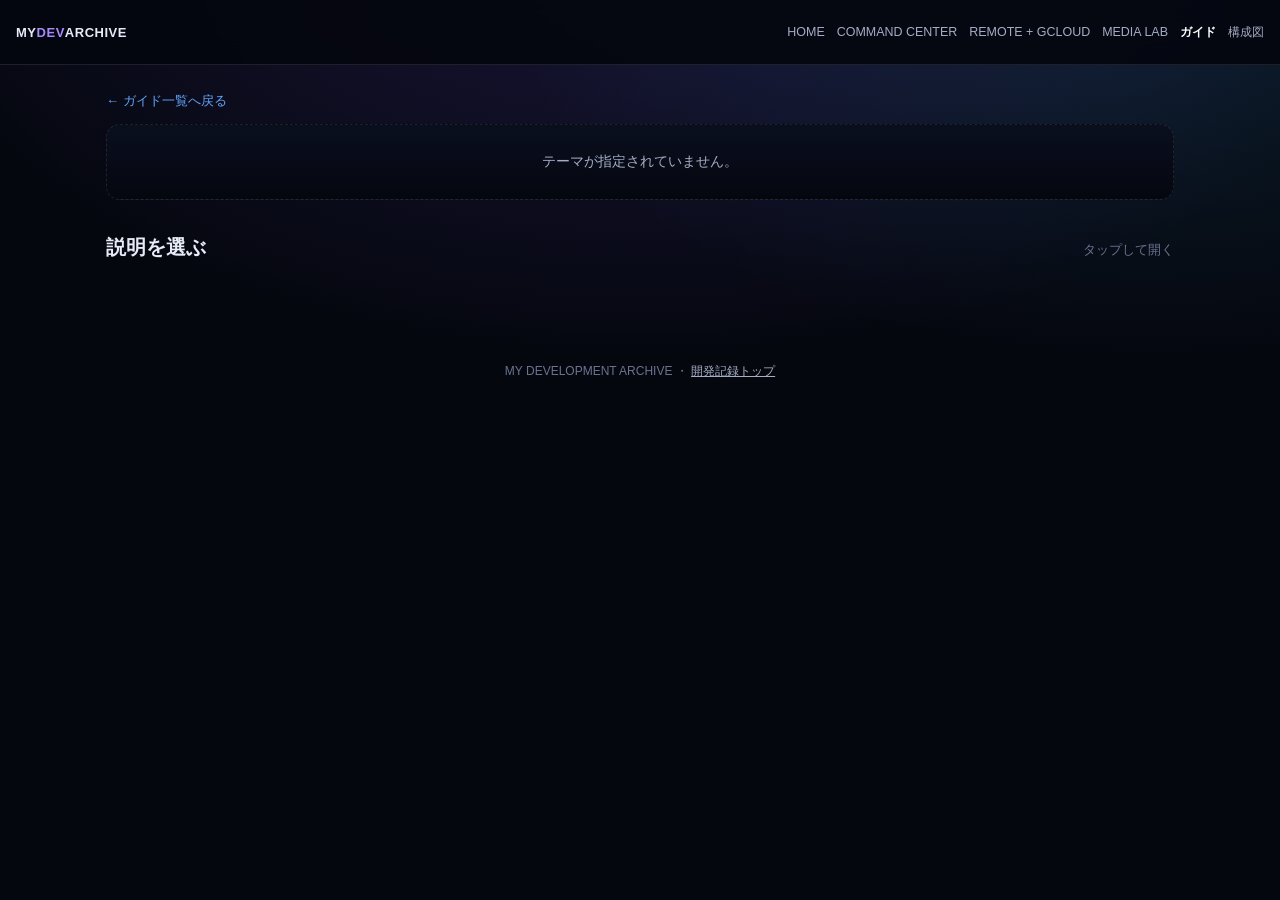
<file: web/guides/theme.html>
<!doctype html>
<html lang="ja">
<head>
<meta charset="utf-8">
<meta name="viewport" content="width=device-width,initial-scale=1,viewport-fit=cover">
<title>テーマ詳細 | MY DEVELOPMENT ARCHIVE</title>
<meta name="theme-color" content="#05070f">
<link rel="stylesheet" href="../assets/css/style.css">
</head>
<body>
  <header class="topbar">
    <a class="topbar-brand" href="../index.html">MY <span>DEV</span> ARCHIVE</a>
  </header>

  <main class="wrap" id="main">
    <div class="detail-header">
      <a class="detail-back" id="backLink" href="index.html">← ガイド一覧へ戻る</a>
      <div id="themeHead">読み込み中...</div>
    </div>

    <section class="section">
      <div class="section-head">
        <h2 class="section-title">説明を選ぶ</h2>
        <p class="section-hint">タップして開く</p>
      </div>
      <div class="ai-choice-grid" id="aiList"></div>
    </section>

    <footer class="site-footer">
      <p>MY DEVELOPMENT ARCHIVE ・ <a href="../index.html">開発記録トップ</a></p>
    </footer>
  </main>

  <script src="../assets/js/data.js"></script>
  <script src="../assets/js/render.js"></script>
  <script src="../assets/js/guides-data.js"></script>
  <script src="../assets/js/guides-theme.js"></script>
</body>
</html>
</file>
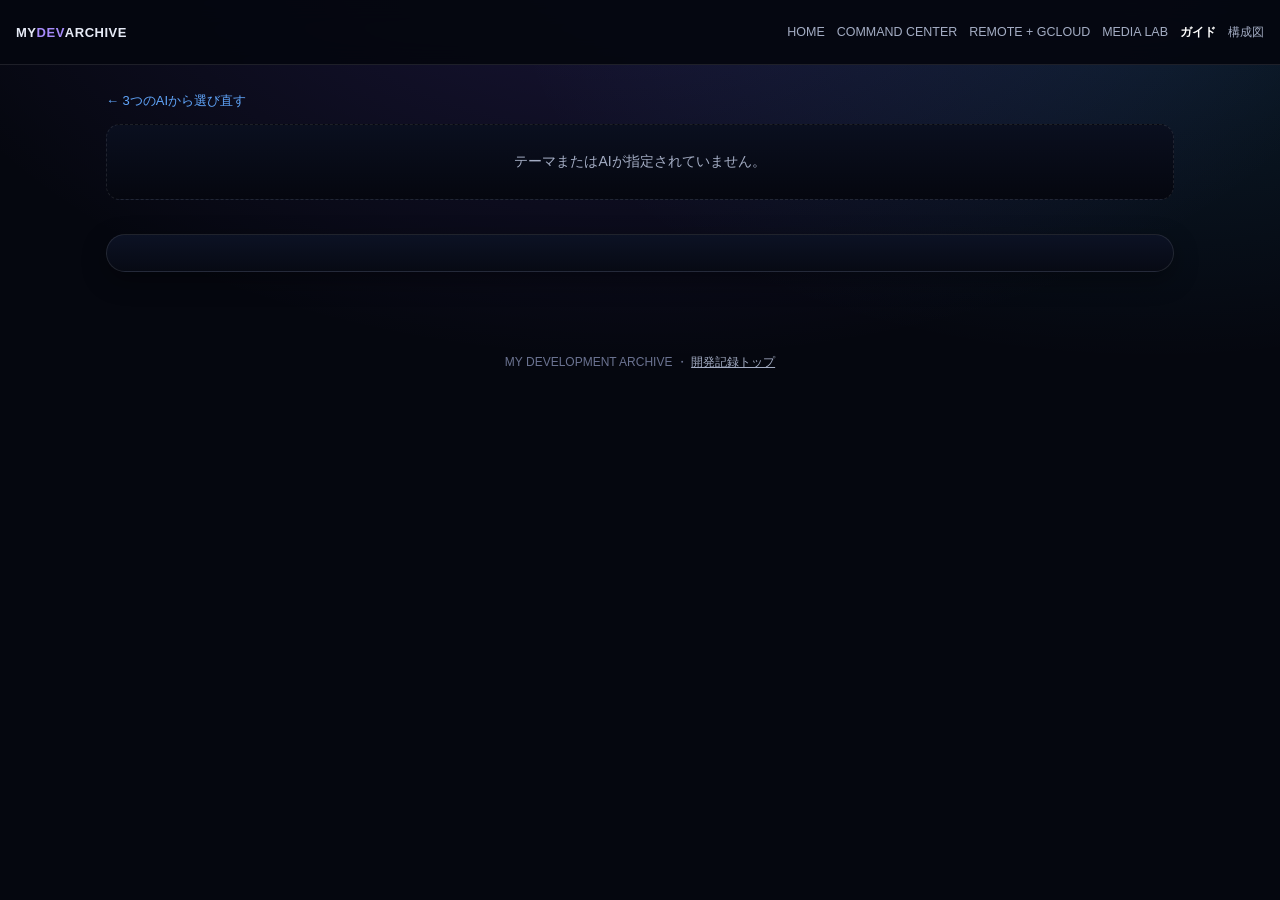
<file: web/guides/view.html>
<!doctype html>
<html lang="ja">
<head>
<meta charset="utf-8">
<meta name="viewport" content="width=device-width,initial-scale=1,viewport-fit=cover">
<title>説明 | MY DEVELOPMENT ARCHIVE</title>
<meta name="theme-color" content="#05070f">
<link rel="stylesheet" href="../assets/css/style.css">
</head>
<body>
  <header class="topbar">
    <a class="topbar-brand" href="../index.html">MY <span>DEV</span> ARCHIVE</a>
  </header>

  <main class="wrap" id="main">
    <div class="detail-header">
      <a class="detail-back" id="backLink" href="theme.html">← 3つのAIから選び直す</a>
      <div id="viewHead">読み込み中...</div>
      <div class="chip-row" id="aiSwitcher" style="margin-top:14px"></div>
    </div>

    <div class="detail-panel markdown-body" id="viewBody"></div>

    <footer class="site-footer">
      <p>MY DEVELOPMENT ARCHIVE ・ <a href="../index.html">開発記録トップ</a></p>
    </footer>
  </main>

  <script src="../assets/js/data.js"></script>
  <script src="../assets/js/render.js"></script>
  <script src="../assets/js/guides-data.js"></script>
  <script src="../assets/js/markdown-lite.js"></script>
  <script src="../assets/js/guides-view.js"></script>
</body>
</html>
</file>
<file: web/assets/css/style.css>
/* MY DEVELOPMENT ARCHIVE — 共通スタイル
   web/index.html, web/project.html, web/devlog.html で共通利用する。
   diagram.html と近いダークトーンの配色に揃えている。 */

:root {
  color-scheme: dark;

  --bg: #05070f;
  --bg-glow: radial-gradient(60% 50% at 50% -10%, rgba(124, 92, 255, .18), transparent),
             radial-gradient(50% 40% at 90% 0%, rgba(56, 189, 248, .12), transparent);
  --panel: linear-gradient(180deg, #0c1224, #070a14);
  --panel-soft: linear-gradient(180deg, #0a0f1f, #05070f);
  --border: rgba(255, 255, 255, .1);
  --border-strong: rgba(255, 255, 255, .18);
  --text: #e7ebf7;
  --text-dim: #a4adc4;
  --text-faint: #6b7391;

  --accent-purple: #a78bfa;
  --accent-blue: #60a5fa;
  --accent-green: #4ade80;
  --accent-orange: #fbbf24;
  --accent-pink: #f472b6;
  --accent-red: #f87171;

  --radius-lg: 20px;
  --radius-md: 14px;
  --radius-sm: 10px;
  --shadow-lg: 0 20px 60px rgba(0, 0, 0, .45);
  --shadow-sm: 0 8px 24px rgba(0, 0, 0, .35);
}

* { box-sizing: border-box; }

html, body {
  margin: 0;
  background: var(--bg);
  color: var(--text);
  font-family: -apple-system, BlinkMacSystemFont, "Segoe UI", "Hiragino Sans", "Noto Sans JP", sans-serif;
  -webkit-text-size-adjust: 100%;
  overflow-x: hidden;
  overflow-x: clip;
}

body {
  min-height: 100vh;
  background-image: var(--bg-glow);
  background-repeat: no-repeat;
  padding-bottom: calc(48px + env(safe-area-inset-bottom));
  overflow-x: hidden;
  overflow-x: clip;
}

a { color: inherit; }

img, video { max-width: 100%; }

.wrap {
  width: min(100%, 1100px);
  margin: 0 auto;
  padding: 0 16px;
  padding-left: max(16px, env(safe-area-inset-left));
  padding-right: max(16px, env(safe-area-inset-right));
}

/* ---------- アクセシビリティ / モバイル基盤 ---------- */

.skip-link {
  position: fixed;
  top: -100%;
  left: 12px;
  z-index: 200;
  background: var(--accent-blue);
  color: #04101f;
  font-weight: 800;
  font-size: 13px;
  padding: 10px 16px;
  border-radius: 999px;
  text-decoration: none;
  transition: top .15s ease;
}

.skip-link:focus {
  top: max(12px, env(safe-area-inset-top));
}

a:focus-visible,
button:focus-visible,
input:focus-visible,
[tabindex]:focus-visible {
  outline: 2px solid var(--accent-blue);
  outline-offset: 3px;
  border-radius: 4px;
}

@media (prefers-reduced-motion: reduce) {
  *, *::before, *::after {
    animation-duration: .001ms !important;
    animation-iteration-count: 1 !important;
    transition-duration: .001ms !important;
    scroll-behavior: auto !important;
  }
}

/* ---------- 上部固定バー ---------- */

.topbar {
  position: sticky;
  top: 0;
  z-index: 20;
  display: flex;
  align-items: center;
  gap: 12px;
  padding: 10px 16px;
  background: rgba(5, 7, 15, .82);
  backdrop-filter: blur(10px);
  border-bottom: 1px solid var(--border);
}

.topbar-brand {
  flex: none;
  font-size: 13px;
  font-weight: 700;
  letter-spacing: .04em;
  text-decoration: none;
  color: var(--text);
  white-space: nowrap;
}

.topbar-brand span {
  color: var(--accent-purple);
}

.search-box {
  flex: 1;
  display: flex;
  align-items: center;
  gap: 8px;
  background: rgba(255, 255, 255, .05);
  border: 1px solid var(--border);
  border-radius: 999px;
  padding: 8px 14px;
  min-width: 0;
  min-height: 44px;
}

.search-box input {
  flex: 1;
  min-width: 0;
  background: none;
  border: none;
  outline: none;
  color: var(--text);
  font-size: 15px;
}

.search-box input::placeholder { color: var(--text-faint); }

/* ---------- ヒーロー ---------- */

.hero {
  padding: 32px 0 8px;
  text-align: center;
}

.hero-eyebrow {
  margin: 0 0 8px;
  font-size: 12px;
  letter-spacing: .18em;
  color: var(--accent-blue);
  font-weight: 700;
}

.hero-title {
  margin: 0;
  font-size: clamp(28px, 8vw, 44px);
  line-height: 1.15;
  font-weight: 800;
  letter-spacing: -0.01em;
  background: linear-gradient(120deg, #fff, #c9d3ff 60%, var(--accent-purple));
  -webkit-background-clip: text;
  background-clip: text;
  color: transparent;
}

.hero-subtitle {
  margin: 10px 0 0;
  font-size: 17px;
  color: var(--text-dim);
}

.hero-lede {
  max-width: 640px;
  margin: 14px auto 0;
  color: var(--text-dim);
  font-size: 14.5px;
  line-height: 1.75;
}

.hero-team {
  display: flex;
  flex-wrap: wrap;
  justify-content: center;
  gap: 7px;
  margin-top: 16px;
}

.hero-cta-row {
  display: flex;
  flex-wrap: wrap;
  justify-content: center;
  gap: 10px;
  margin-top: 20px;
}

/* ---------- ヒーロー内メディアショーケース ---------- */

.hero-media {
  display: grid;
  grid-template-columns: 1.3fr 1fr;
  gap: 12px;
  margin: 28px 0 6px;
  text-align: left;
}

.hero-media-main {
  position: relative;
  overflow: hidden;
  min-height: 220px;
  border-radius: 22px;
  border: 1px solid rgba(85, 230, 255, .25);
  background: #060914;
  box-shadow: var(--shadow-lg);
}

.hero-media-main video {
  display: block;
  width: 100%;
  height: 100%;
  min-height: 220px;
  object-fit: cover;
}

.hero-media-main span {
  position: absolute;
  left: 12px;
  bottom: 12px;
  padding: 7px 10px;
  border-radius: 999px;
  background: rgba(3, 7, 16, .74);
  backdrop-filter: blur(10px);
  font-size: .68rem;
  font-weight: 800;
  letter-spacing: .08em;
  color: #55e6ff;
}

.hero-media-side {
  display: grid;
  grid-template-rows: 1fr 1fr;
  gap: 12px;
}

.hero-media-side img {
  display: block;
  width: 100%;
  height: 100%;
  min-height: 104px;
  object-fit: cover;
  border-radius: 18px;
  border: 1px solid var(--border);
}

@media (max-width: 640px) {
  .hero-media { grid-template-columns: 1fr; }
  .hero-media-main video { min-height: 200px; }
  .hero-media-side { grid-template-columns: 1fr 1fr; grid-template-rows: none; }
  .hero-media-side img { min-height: 120px; }
}

/* ---------- CTAボタン（共通） ---------- */

.cta-row {
  display: flex;
  flex-wrap: wrap;
  gap: 10px;
  margin-top: 20px;
}

.cta {
  display: inline-flex;
  min-height: 44px;
  align-items: center;
  justify-content: center;
  padding: 11px 18px;
  border-radius: 999px;
  border: 1px solid rgba(96, 165, 250, .35);
  background: rgba(96, 165, 250, .1);
  text-decoration: none;
  font-size: .85rem;
  font-weight: 800;
  color: var(--text);
  transition: transform .15s ease, border-color .15s ease;
}

.cta:hover, .cta:focus-visible {
  border-color: var(--border-strong);
  transform: translateY(-2px);
}

.cta.primary {
  border-color: rgba(167, 139, 250, .5);
  background: linear-gradient(135deg, rgba(96, 165, 250, .18), rgba(167, 139, 250, .2));
}

/* ---------- ステータスストリップ（共通） ---------- */

.status-strip {
  display: grid;
  grid-template-columns: repeat(4, 1fr);
  gap: 10px;
  margin-top: 14px;
}

.status-item {
  padding: 14px;
  border: 1px solid var(--border);
  border-radius: 16px;
  background: var(--panel);
}

.status-item strong, .status-item b {
  display: block;
  font-size: .82rem;
  color: var(--text);
}

.status-item span {
  display: block;
  margin-top: 5px;
  color: var(--text-faint);
  font-size: .72rem;
  line-height: 1.45;
}

.status-dot {
  display: inline-block;
  width: 8px;
  height: 8px;
  margin-right: 7px;
  border-radius: 50%;
  background: var(--accent-green);
  box-shadow: 0 0 16px rgba(74, 222, 128, .8);
}

@media (max-width: 760px) {
  .status-strip { grid-template-columns: repeat(2, 1fr); }
}

/* ---------- メディアプレビューグリッド（トップページ） ---------- */

.media-preview-grid {
  display: grid;
  grid-template-columns: 2fr 1fr 1fr;
  gap: 12px;
}

.media-preview-card {
  position: relative;
  display: block;
  overflow: hidden;
  min-height: 180px;
  border-radius: 20px;
  border: 1px solid rgba(255, 255, 255, .09);
  background: #060914;
}

.media-preview-card img, .media-preview-card video {
  width: 100%;
  height: 100%;
  object-fit: cover;
  display: block;
}

.media-preview-wide { grid-row: span 2; min-height: 372px; }
.media-preview-video { grid-column: span 2; }

.media-preview-video span {
  position: absolute;
  left: 12px;
  bottom: 12px;
  padding: 7px 10px;
  border-radius: 999px;
  background: rgba(3, 7, 16, .72);
  backdrop-filter: blur(10px);
  font-size: .72rem;
  font-weight: 800;
  letter-spacing: .1em;
  color: #55e6ff;
}

/* ---------- スタック紹介カード（トップページ） ---------- */

.stack-feature {
  position: relative;
  display: grid;
  grid-template-columns: 1.1fr .9fr;
  gap: 0;
  overflow: hidden;
  border: 1px solid rgba(96, 165, 250, .22);
  border-radius: 24px;
  background: linear-gradient(135deg, rgba(17, 24, 48, .98), rgba(8, 10, 23, .98));
  box-shadow: var(--shadow-lg);
  text-decoration: none;
}

.stack-feature-copy { padding: 26px; }

.stack-feature-kicker {
  margin: 0 0 8px;
  color: #55e6ff;
  font-size: .7rem;
  font-weight: 800;
  letter-spacing: .13em;
}

.stack-feature h3 {
  margin: 0;
  font-size: clamp(1.35rem, 3vw, 2rem);
  line-height: 1.2;
}

.stack-feature p {
  margin: 12px 0 0;
  color: var(--text-dim);
  font-size: .9rem;
  line-height: 1.7;
}

.stack-feature-tags {
  display: flex;
  flex-wrap: wrap;
  gap: 6px;
  margin-top: 18px;
}

.stack-feature-tags span {
  padding: 5px 9px;
  border: 1px solid var(--border);
  border-radius: 999px;
  color: var(--text-faint);
  font-size: .68rem;
}

.stack-feature-media { position: relative; min-height: 260px; }
.stack-feature-media img { display: block; width: 100%; height: 100%; object-fit: cover; }

.stack-feature-media:after {
  content: "OPEN SPECIAL PAGE →";
  position: absolute;
  right: 12px;
  bottom: 12px;
  padding: 7px 10px;
  border-radius: 999px;
  background: rgba(3, 7, 16, .78);
  font-size: .67rem;
  font-weight: 800;
  letter-spacing: .06em;
  color: #fff;
}

@media (max-width: 760px) {
  .media-preview-grid { grid-template-columns: 1fr 1fr; }
  .media-preview-wide { grid-column: 1 / -1; grid-row: auto; min-height: 260px; }
  .media-preview-video { grid-column: 1 / -1; min-height: 220px; }
  .stack-feature { grid-template-columns: 1fr; }
  .stack-feature-media { min-height: 220px; }
}

.current-setup {
  margin-top: 26px;
  padding: 22px;
  border: 1px solid rgba(96, 165, 250, .18);
  border-radius: 22px;
  background: rgba(9, 13, 30, .72);
  text-align: left;
}

.current-setup-head h2 {
  margin: 4px 0 8px;
  font-size: clamp(1.25rem, 3vw, 1.75rem);
}

.current-setup-head > p:last-child {
  margin: 0;
  color: var(--text-dim);
  font-size: .86rem;
  line-height: 1.7;
}

.current-setup-grid {
  display: grid;
  grid-template-columns: repeat(2, minmax(0, 1fr));
  gap: 10px;
  margin-top: 18px;
}

.setup-card {
  min-width: 0;
  padding: 14px;
  border: 1px solid var(--border);
  border-radius: 16px;
  background: rgba(17, 24, 48, .66);
}

.setup-card span {
  display: block;
  margin-bottom: 6px;
  color: #55e6ff;
  font-size: .66rem;
  font-weight: 800;
  letter-spacing: .1em;
}

.setup-card strong {
  display: block;
  font-size: .92rem;
  line-height: 1.45;
}

.setup-card p {
  margin: 7px 0 0;
  color: var(--text-dim);
  font-size: .77rem;
  line-height: 1.6;
  overflow-wrap: anywhere;
}

@media (max-width: 640px) {
  .current-setup { padding: 18px; }
  .current-setup-grid { grid-template-columns: 1fr; }
}

.stats-row {
  display: flex;
  justify-content: center;
  flex-wrap: wrap;
  gap: 10px;
  margin-top: 22px;
}

.stat-tile {
  background: var(--panel);
  border: 1px solid var(--border);
  border-radius: var(--radius-md);
  padding: 12px 18px;
  min-width: 108px;
}

.stat-tile .num {
  display: block;
  font-size: 24px;
  font-weight: 800;
  color: var(--text);
}

.stat-tile .label {
  display: block;
  margin-top: 2px;
  font-size: 12px;
  color: var(--text-dim);
}

/* ---------- セクション共通 ---------- */

.section {
  padding: 30px 0 6px;
}

.section-head {
  display: flex;
  align-items: baseline;
  justify-content: space-between;
  gap: 8px;
  margin-bottom: 14px;
}

.section-title {
  margin: 0;
  font-size: 20px;
  font-weight: 800;
}

.section-hint {
  margin: 0;
  font-size: 13px;
  color: var(--text-faint);
}

.section-divider {
  border: none;
  border-top: 1px dashed var(--border);
  margin: 30px 0 0;
}

.active-filters {
  display: flex;
  flex-wrap: wrap;
  gap: 8px;
  margin-bottom: 14px;
}

.active-filters:empty { display: none; }

.filter-pill {
  display: inline-flex;
  align-items: center;
  gap: 6px;
  background: rgba(167, 139, 250, .16);
  border: 1px solid rgba(167, 139, 250, .4);
  color: #ddd6ff;
  border-radius: 999px;
  padding: 5px 10px 5px 12px;
  font-size: 12px;
}

.filter-pill button {
  background: none;
  border: none;
  color: inherit;
  font-size: 14px;
  line-height: 1;
  cursor: pointer;
  padding: 0;
}

.empty-state {
  padding: 28px 16px;
  text-align: center;
  color: var(--text-dim);
  background: var(--panel-soft);
  border: 1px dashed var(--border);
  border-radius: var(--radius-md);
  font-size: 14px;
}

/* ---------- カードグリッド（プロジェクト・最近の開発） ---------- */

.card-grid {
  display: grid;
  grid-template-columns: repeat(auto-fit, minmax(220px, 1fr));
  gap: 12px;
}

.card {
  min-width: 0;
  display: flex;
  flex-direction: column;
  gap: 8px;
  background: var(--panel);
  border: 1px solid var(--border);
  border-radius: var(--radius-lg);
  padding: 16px;
  text-decoration: none;
  color: var(--text);
  box-shadow: var(--shadow-sm);
  transition: transform .15s ease, border-color .15s ease;
}

.card:hover, .card:focus-visible {
  border-color: var(--border-strong);
  transform: translateY(-2px);
}

.card-emoji { font-size: 26px; }

.card-title {
  margin: 0;
  font-size: 16px;
  font-weight: 700;
  overflow-wrap: anywhere;
}

.card-sub {
  margin: 0;
  font-size: 13px;
  color: var(--text-dim);
  line-height: 1.5;
  overflow: hidden;
  overflow-wrap: anywhere;
  display: -webkit-box;
  -webkit-line-clamp: 3;
  -webkit-box-orient: vertical;
}

.card-meta {
  margin-top: auto;
  display: flex;
  flex-wrap: wrap;
  gap: 6px;
  padding-top: 6px;
}

.badge {
  display: inline-block;
  font-size: 11px;
  padding: 3px 9px;
  border-radius: 999px;
  border: 1px solid var(--border);
  color: var(--text-dim);
  white-space: nowrap;
}

.badge.status-進行中 { color: #bbf7d0; border-color: rgba(74, 222, 128, .4); background: rgba(74, 222, 128, .1); }
.badge.status-完了 { color: #bfdbfe; border-color: rgba(96, 165, 250, .4); background: rgba(96, 165, 250, .1); }
.badge.status-休止 { color: #fde68a; border-color: rgba(251, 191, 36, .4); background: rgba(251, 191, 36, .08); }
.badge.status-実験中 { color: #fbcfe8; border-color: rgba(244, 114, 182, .4); background: rgba(244, 114, 182, .08); }
.badge.status-情報未入力 { color: var(--text-faint); border-style: dashed; }

/* ---------- タイムライン ---------- */

.timeline-date-group + .timeline-date-group { margin-top: 22px; }

.timeline-date {
  margin: 0 0 10px;
  font-size: 13px;
  font-weight: 700;
  color: var(--accent-blue);
  letter-spacing: .02em;
}

.timeline-cards {
  display: flex;
  flex-direction: column;
  gap: 10px;
}

.timeline-card {
  display: block;
  min-width: 0;
  background: var(--panel);
  border: 1px solid var(--border);
  border-left: 3px solid var(--accent-purple);
  border-radius: var(--radius-md);
  padding: 14px 16px;
  text-decoration: none;
  color: var(--text);
  box-shadow: var(--shadow-sm);
}

.timeline-card:hover, .timeline-card:focus-visible {
  border-left-color: var(--accent-blue);
}

.timeline-card-title {
  margin: 0 0 4px;
  font-size: 15px;
  font-weight: 700;
  overflow-wrap: anywhere;
}

.timeline-card-desc {
  margin: 0;
  font-size: 13px;
  color: var(--text-dim);
  line-height: 1.5;
  overflow-wrap: anywhere;
}

.timeline-card-meta {
  display: flex;
  flex-wrap: wrap;
  gap: 6px;
  margin-top: 10px;
}

/* ---------- チップ（AI・技術タグ） ---------- */

.chip-row {
  display: flex;
  flex-wrap: wrap;
  gap: 8px;
}

.chip {
  display: inline-flex;
  align-items: center;
  gap: 6px;
  background: rgba(255, 255, 255, .05);
  border: 1px solid var(--border);
  border-radius: 999px;
  padding: 7px 14px;
  min-height: 44px;
  font-size: 13px;
  color: var(--text-dim);
  cursor: pointer;
}

.chip .count {
  font-size: 11px;
  color: var(--text-faint);
}

.chip:hover { border-color: var(--border-strong); color: var(--text); }

.chip.is-active {
  background: rgba(167, 139, 250, .18);
  border-color: var(--accent-purple);
  color: #ede9fe;
}

/* ---------- 詳細ページ ---------- */

.detail-header {
  padding: 26px 0 4px;
}

.detail-back {
  display: inline-block;
  font-size: 13px;
  color: var(--accent-blue);
  text-decoration: none;
  margin-bottom: 14px;
}

.detail-back:hover { text-decoration: underline; }

.detail-eyebrow {
  font-size: 13px;
  color: var(--text-dim);
  margin: 0 0 6px;
}

.detail-title {
  margin: 0 0 10px;
  font-size: clamp(22px, 6vw, 30px);
  font-weight: 800;
  line-height: 1.3;
}

.detail-badges {
  display: flex;
  flex-wrap: wrap;
  gap: 8px;
  margin-bottom: 4px;
}

.detail-panel {
  background: var(--panel);
  border: 1px solid var(--border);
  border-radius: var(--radius-lg);
  padding: 18px;
  margin-top: 16px;
  box-shadow: var(--shadow-sm);
}

.detail-panel h2 {
  margin: 0 0 10px;
  font-size: 15px;
  font-weight: 700;
  color: var(--accent-purple);
}

.detail-panel p, .detail-panel li {
  font-size: 14.5px;
  line-height: 1.7;
  color: var(--text);
  overflow-wrap: anywhere;
}

.detail-panel ul {
  margin: 0;
  padding-left: 1.2em;
}

.detail-field + .detail-field {
  margin-top: 18px;
  padding-top: 18px;
  border-top: 1px dashed var(--border);
}

.link-list {
  list-style: none;
  margin: 0;
  padding: 0;
  display: flex;
  flex-direction: column;
  gap: 8px;
}

.link-list a {
  display: block;
  font-size: 14px;
  color: var(--accent-blue);
  text-decoration: none;
  word-break: break-all;
}

.link-list a:hover { text-decoration: underline; }

.shot-grid {
  display: grid;
  grid-template-columns: repeat(auto-fit, minmax(140px, 1fr));
  gap: 10px;
}

.shot-grid img {
  width: 100%;
  height: 140px;
  object-fit: cover;
  border-radius: var(--radius-sm);
  border: 1px solid var(--border);
  cursor: zoom-in;
  display: block;
}

.related-devlog-list {
  display: flex;
  flex-direction: column;
  gap: 10px;
}

/* ---------- ライトボックス ---------- */

.lightbox-overlay {
  position: fixed;
  inset: 0;
  background: rgba(2, 3, 8, .92);
  display: flex;
  align-items: center;
  justify-content: center;
  padding: 24px;
  z-index: 100;
  opacity: 0;
  pointer-events: none;
  transition: opacity .15s ease;
}

.lightbox-overlay.is-open {
  opacity: 1;
  pointer-events: auto;
}

.lightbox-overlay img {
  max-width: 100%;
  max-height: 100%;
  border-radius: var(--radius-md);
  box-shadow: var(--shadow-lg);
}

/* ---------- フッター ---------- */

.site-footer {
  margin-top: 50px;
  padding: 20px 16px 0;
  text-align: center;
  font-size: 12px;
  color: var(--text-faint);
}

.site-footer a { color: var(--text-dim); text-decoration: underline; }

@media (min-width: 720px) {
  .stat-tile { min-width: 130px; }
}

/* ---------- ガイド（複数AI比較） ---------- */

.topbar-nav {
  display: flex;
  gap: 10px;
  margin-left: auto;
  font-size: 13px;
}

.topbar-nav a {
  text-decoration: none;
  color: var(--text-dim);
  white-space: nowrap;
}

.topbar-nav a:hover, .topbar-nav a:focus-visible {
  color: var(--text);
}

.theme-card-list {
  display: grid;
  grid-template-columns: repeat(auto-fit, minmax(240px, 1fr));
  gap: 14px;
}

.theme-card {
  display: flex;
  flex-direction: column;
  min-width: 0;
  gap: 10px;
  text-decoration: none;
  color: var(--text);
  background: linear-gradient(160deg, rgba(167, 139, 250, .16), rgba(96, 165, 250, .06) 60%, transparent), var(--panel);
  border: 1px solid var(--border);
  border-radius: var(--radius-lg);
  padding: 22px 20px;
  box-shadow: var(--shadow-lg);
  transition: transform .15s ease, border-color .15s ease;
}

.theme-card:hover, .theme-card:focus-visible {
  border-color: var(--accent-purple);
  transform: translateY(-2px);
}

.theme-card-emoji { font-size: 34px; }

.theme-card-title {
  margin: 0;
  font-size: 19px;
  font-weight: 800;
  overflow-wrap: anywhere;
}

.theme-card-desc {
  margin: 0;
  font-size: 13.5px;
  line-height: 1.6;
  color: var(--text-dim);
  overflow-wrap: anywhere;
}

.ai-choice-grid {
  display: grid;
  grid-template-columns: repeat(auto-fit, minmax(200px, 1fr));
  gap: 12px;
}

.ai-choice-card {
  display: flex;
  flex-direction: column;
  align-items: center;
  gap: 8px;
  text-align: center;
  text-decoration: none;
  color: var(--text);
  background: var(--panel);
  border: 1px solid var(--border);
  border-radius: var(--radius-lg);
  padding: 26px 16px;
  box-shadow: var(--shadow-sm);
  transition: transform .15s ease, border-color .15s ease;
}

.ai-choice-card:hover, .ai-choice-card:focus-visible {
  border-color: var(--accent-blue);
  transform: translateY(-2px);
}

.ai-choice-emoji { font-size: 30px; }

.ai-choice-label {
  margin: 0;
  font-size: 15px;
  font-weight: 700;
}

.badge.guide-status-not-started { color: var(--text-faint); border-style: dashed; }
.badge.guide-status-in-progress { color: #fde68a; border-color: rgba(251, 191, 36, .4); background: rgba(251, 191, 36, .08); }
.badge.guide-status-published, .badge.guide-status-completed { color: #bbf7d0; border-color: rgba(74, 222, 128, .4); background: rgba(74, 222, 128, .1); }

.markdown-body h2 {
  font-size: 16px;
  font-weight: 800;
  color: var(--text);
  margin: 22px 0 8px;
}

.markdown-body h2:first-child { margin-top: 0; }

.markdown-body h3 {
  font-size: 14.5px;
  font-weight: 700;
  color: var(--accent-blue);
  margin: 16px 0 6px;
}

.markdown-body p {
  margin: 0 0 10px;
  font-size: 14.5px;
  line-height: 1.75;
  color: var(--text);
  overflow-wrap: anywhere;
}

.markdown-body ul {
  margin: 0 0 10px;
  padding-left: 1.3em;
}

.markdown-body li {
  font-size: 14.5px;
  line-height: 1.7;
  overflow-wrap: anywhere;
}

.markdown-body code {
  background: rgba(255, 255, 255, .08);
  border-radius: 4px;
  padding: 1px 6px;
  font-size: 13px;
  overflow-wrap: anywhere;
  word-break: break-all;
}
</file>
